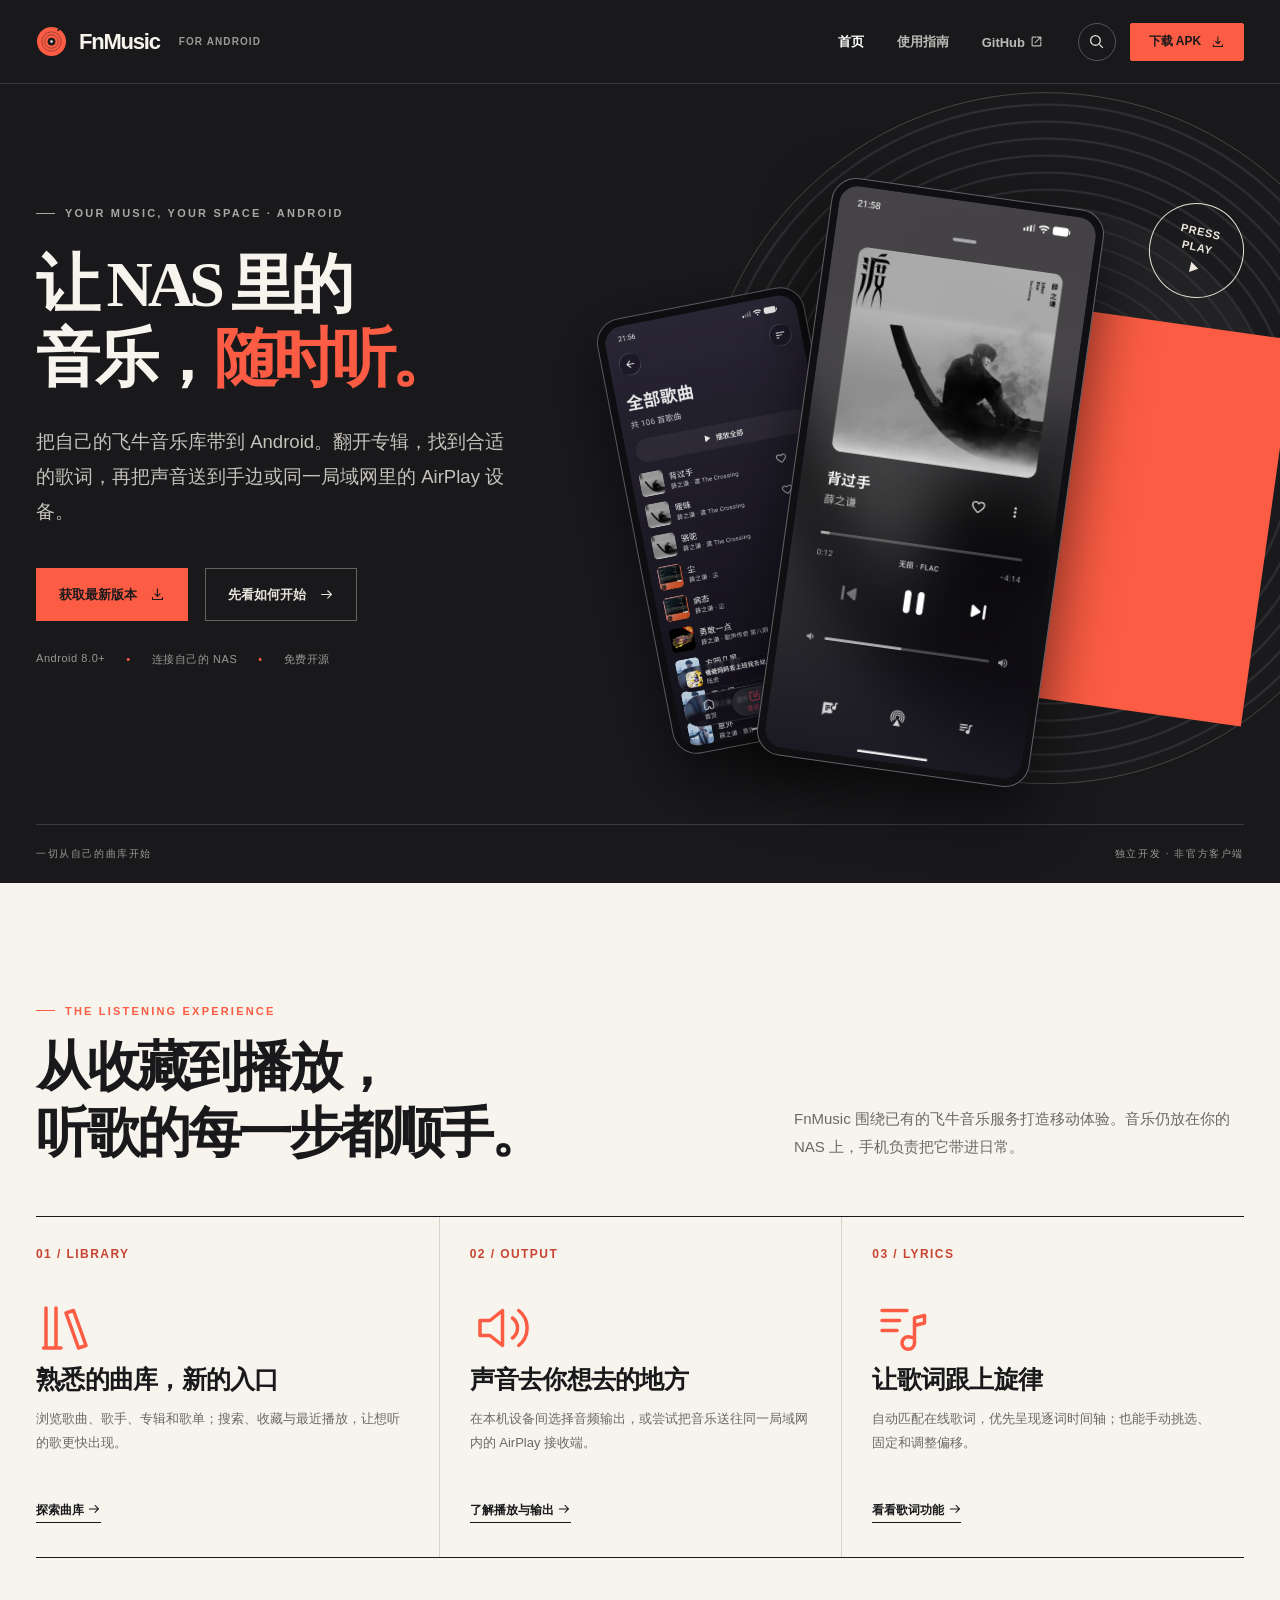
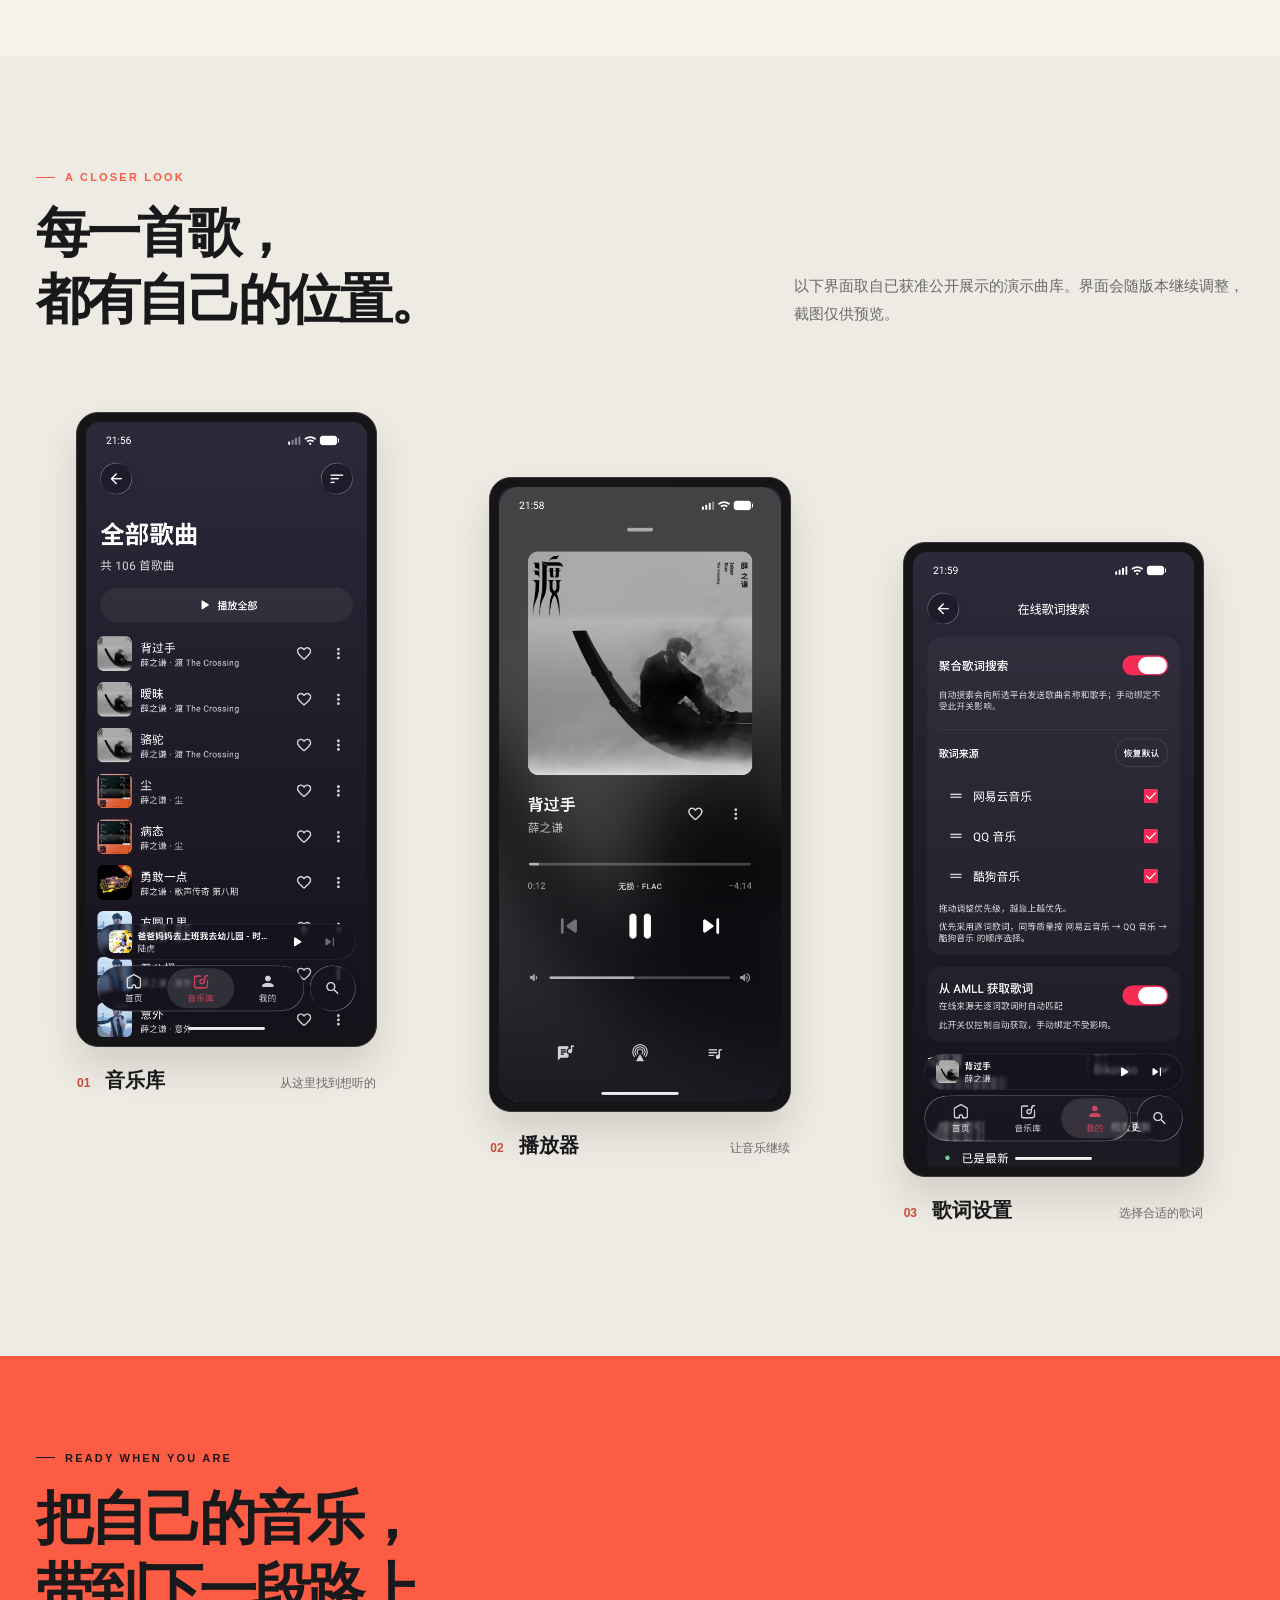
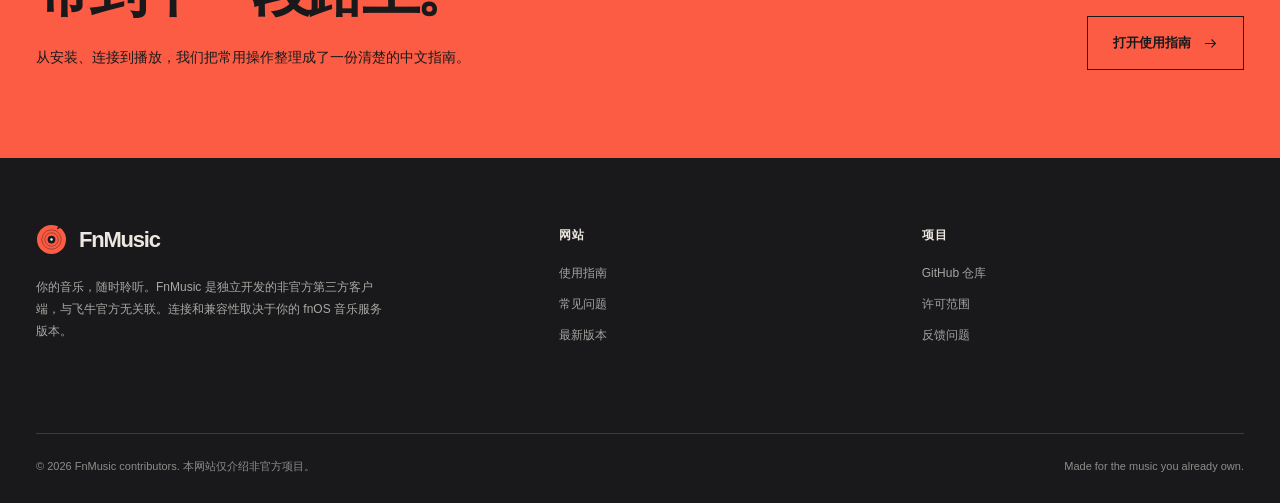
<file: index.html>
<!doctype html>
<html lang="zh-CN">
<head>
  <meta charset="utf-8">
  <meta name="viewport" content="width=device-width, initial-scale=1">
  <meta name="theme-color" content="#19191c">
  <meta name="description" content="FnMusic 是面向飞牛音乐服务的非官方 Android 客户端。连接自己的 NAS，浏览曲库，享受 AirPlay 输出和在线歌词。">
  <link rel="canonical" href="https://seasonyuu.github.io/FnMusic/">
  <link rel="icon" href="assets/brand-mark.svg" type="image/svg+xml">
  <link rel="stylesheet" href="assets/site.css">
  <title>FnMusic — 让 NAS 里的音乐，随时听</title>
</head>
<body data-root="./">
  <a class="skip-link" href="#main">跳到主要内容</a>
  <header class="site-header">
    <div class="container site-header-inner">
      <a class="brand" href="./" aria-label="FnMusic 首页"><img src="assets/brand-mark.svg" alt=""><span>FnMusic</span><small>for Android</small></a>
      <nav class="header-nav" aria-label="主导航">
        <a href="./" aria-current="page">首页</a>
        <a href="guide/">使用指南</a>
        <a class="nav-github" href="https://github.com/seasonyuu/FnMusic" target="_blank" rel="noopener noreferrer">GitHub <svg class="icon" aria-hidden="true"><use href="assets/icons.svg#external"></use></svg></a>
      </nav>
      <div class="header-actions">
        <button class="search-trigger" type="button" aria-label="搜索使用指南" aria-expanded="false" data-search-open><svg viewBox="0 0 24 24" fill="none" stroke="currentColor" stroke-width="1.8" aria-hidden="true"><circle cx="10.5" cy="10.5" r="6.8"/><path d="m16 16 5 5"/></svg></button>
        <a class="header-download" href="https://github.com/seasonyuu/FnMusic/releases/latest">下载 APK <svg class="icon" aria-hidden="true"><use href="assets/icons.svg#download"></use></svg></a>
      </div>
    </div>
  </header>

  <main id="main">
    <section class="hero" aria-labelledby="hero-title">
      <div class="container hero-inner">
        <div class="hero-copy">
          <span class="eyebrow hero-label">YOUR MUSIC, YOUR SPACE · ANDROID</span>
          <h1 id="hero-title">让 NAS 里的<br>音乐，<em>随时听。</em></h1>
          <p class="hero-description">把自己的飞牛音乐库带到 Android。翻开专辑，找到合适的歌词，再把声音送到手边或同一局域网里的 AirPlay 设备。</p>
          <div class="hero-actions">
            <a class="button-primary" href="https://github.com/seasonyuu/FnMusic/releases/latest">获取最新版本 <svg class="icon" aria-hidden="true"><use href="assets/icons.svg#download"></use></svg></a>
            <a class="button-outline" href="guide/install.html">先看如何开始 <svg class="icon" aria-hidden="true"><use href="assets/icons.svg#arrow-right"></use></svg></a>
          </div>
          <div class="hero-notes"><span>Android 8.0+</span><span>连接自己的 NAS</span><span>免费开源</span></div>
        </div>
        <div class="hero-stage" aria-label="FnMusic 应用界面预览">
          <div class="record" aria-hidden="true"></div>
          <div class="hero-slab" aria-hidden="true"></div>
          <div class="phone phone-secondary"><img src="assets/screenshots/library.png" alt="FnMusic 音乐库界面" width="520" height="1138"></div>
          <div class="phone phone-main"><img src="assets/screenshots/player.png" alt="FnMusic 播放器界面" width="520" height="1138"></div>
          <div class="hero-sticker" aria-hidden="true">PRESS<br>PLAY<br><svg class="icon" aria-hidden="true"><use href="assets/icons.svg#play"></use></svg></div>
        </div>
      </div>
      <div class="container hero-bottom"><span>一切从自己的曲库开始</span><span>独立开发 · 非官方客户端</span></div>
    </section>

    <section class="intro" aria-labelledby="features-title">
      <div class="container">
        <div class="section-heading">
          <div><span class="eyebrow eyebrow-accent">THE LISTENING EXPERIENCE</span><h2 id="features-title">从收藏到播放，<br>听歌的每一步都顺手。</h2></div>
          <p>FnMusic 围绕已有的飞牛音乐服务打造移动体验。音乐仍放在你的 NAS 上，手机负责把它带进日常。</p>
        </div>
        <div class="feature-grid">
          <article class="feature"><span class="feature-num">01 / LIBRARY</span><div class="feature-icon" aria-hidden="true"><svg class="icon" aria-hidden="true"><use href="assets/icons.svg#library"></use></svg></div><h3>熟悉的曲库，新的入口</h3><p>浏览歌曲、歌手、专辑和歌单；搜索、收藏与最近播放，让想听的歌更快出现。</p><a href="guide/library.html">探索曲库 <svg class="icon" aria-hidden="true"><use href="assets/icons.svg#arrow-right"></use></svg></a></article>
          <article class="feature"><span class="feature-num">02 / OUTPUT</span><div class="feature-icon" aria-hidden="true"><svg class="icon" aria-hidden="true"><use href="assets/icons.svg#output"></use></svg></div><h3>声音去你想去的地方</h3><p>在本机设备间选择音频输出，或尝试把音乐送往同一局域网内的 AirPlay 接收端。</p><a href="guide/playback.html">了解播放与输出 <svg class="icon" aria-hidden="true"><use href="assets/icons.svg#arrow-right"></use></svg></a></article>
          <article class="feature"><span class="feature-num">03 / LYRICS</span><div class="feature-icon" aria-hidden="true"><svg class="icon" aria-hidden="true"><use href="assets/icons.svg#lyrics"></use></svg></div><h3>让歌词跟上旋律</h3><p>自动匹配在线歌词，优先呈现逐词时间轴；也能手动挑选、固定和调整偏移。</p><a href="guide/lyrics.html">看看歌词功能 <svg class="icon" aria-hidden="true"><use href="assets/icons.svg#arrow-right"></use></svg></a></article>
        </div>
      </div>
    </section>

    <section class="showcase" aria-labelledby="showcase-title">
      <div class="container">
        <div class="section-heading">
          <div><span class="eyebrow eyebrow-accent">A CLOSER LOOK</span><h2 id="showcase-title">每一首歌，<br>都有自己的位置。</h2></div>
          <p>以下界面取自已获准公开展示的演示曲库。界面会随版本继续调整，截图仅供预览。</p>
        </div>
        <div class="screen-gallery">
          <figure class="screen-item"><div class="screen-frame"><img src="assets/screenshots/library.png" alt="音乐库页面，按不同分类浏览内容" width="520" height="1138"></div><figcaption class="screen-caption"><span>01</span><strong>音乐库</strong><p>从这里找到想听的</p></figcaption></figure>
          <figure class="screen-item"><div class="screen-frame"><img src="assets/screenshots/player.png" alt="播放器页面，展示封面和播放控制" width="520" height="1138"></div><figcaption class="screen-caption"><span>02</span><strong>播放器</strong><p>让音乐继续</p></figcaption></figure>
          <figure class="screen-item"><div class="screen-frame"><img src="assets/screenshots/lyrics.png" alt="歌词设置页面，管理在线歌词来源" width="520" height="1138"></div><figcaption class="screen-caption"><span>03</span><strong>歌词设置</strong><p>选择合适的歌词</p></figcaption></figure>
        </div>
        <p class="gallery-hint">横向滑动查看更多界面 <svg class="icon" aria-hidden="true"><use href="assets/icons.svg#arrow-right"></use></svg></p>
      </div>
    </section>

    <section class="guide-promo" aria-labelledby="guide-promo-title"><div class="container guide-promo-inner"><div><span class="eyebrow">READY WHEN YOU ARE</span><h2 id="guide-promo-title">把自己的音乐，<br>带到下一段路上。</h2><p>从安装、连接到播放，我们把常用操作整理成了一份清楚的中文指南。</p></div><a href="guide/">打开使用指南 <svg class="icon" aria-hidden="true"><use href="assets/icons.svg#arrow-right"></use></svg></a></div></section>
  </main>

  <footer class="site-footer"><div class="container"><div class="footer-main"><div><a class="brand" href="./"><img src="assets/brand-mark.svg" alt=""><span>FnMusic</span></a><p>你的音乐，随时聆听。FnMusic 是独立开发的非官方第三方客户端，与飞牛官方无关联。连接和兼容性取决于你的 fnOS 音乐服务版本。</p></div><div class="footer-column"><strong>网站</strong><a href="guide/">使用指南</a><a href="guide/faq.html">常见问题</a><a href="https://github.com/seasonyuu/FnMusic/releases/latest">最新版本</a></div><div class="footer-column"><strong>项目</strong><a href="https://github.com/seasonyuu/FnMusic">GitHub 仓库</a><a href="https://github.com/seasonyuu/FnMusic/blob/main/LICENSE-SCOPE.md">许可范围</a><a href="https://github.com/seasonyuu/FnMusic/issues">反馈问题</a></div></div><div class="footer-bottom"><span>© 2026 FnMusic contributors. 本网站仅介绍非官方项目。</span><span>Made for the music you already own.</span></div></div></footer>

  <div class="search-overlay" data-search hidden><div class="search-panel" role="dialog" aria-modal="true" aria-label="搜索使用指南"><div class="search-head"><svg viewBox="0 0 24 24" fill="none" stroke="currentColor" stroke-width="1.8" aria-hidden="true"><circle cx="10.5" cy="10.5" r="6.8"/><path d="m16 16 5 5"/></svg><input type="search" placeholder="搜索连接、AirPlay、歌词…" aria-label="搜索关键词" data-search-input><button type="button" data-search-close>关闭 Esc</button></div><div class="search-results"><p data-search-count>输入关键词搜索使用指南</p><div data-search-results></div></div></div></div>
  <script src="assets/site.js" defer></script>
</body>
</html>
</file>
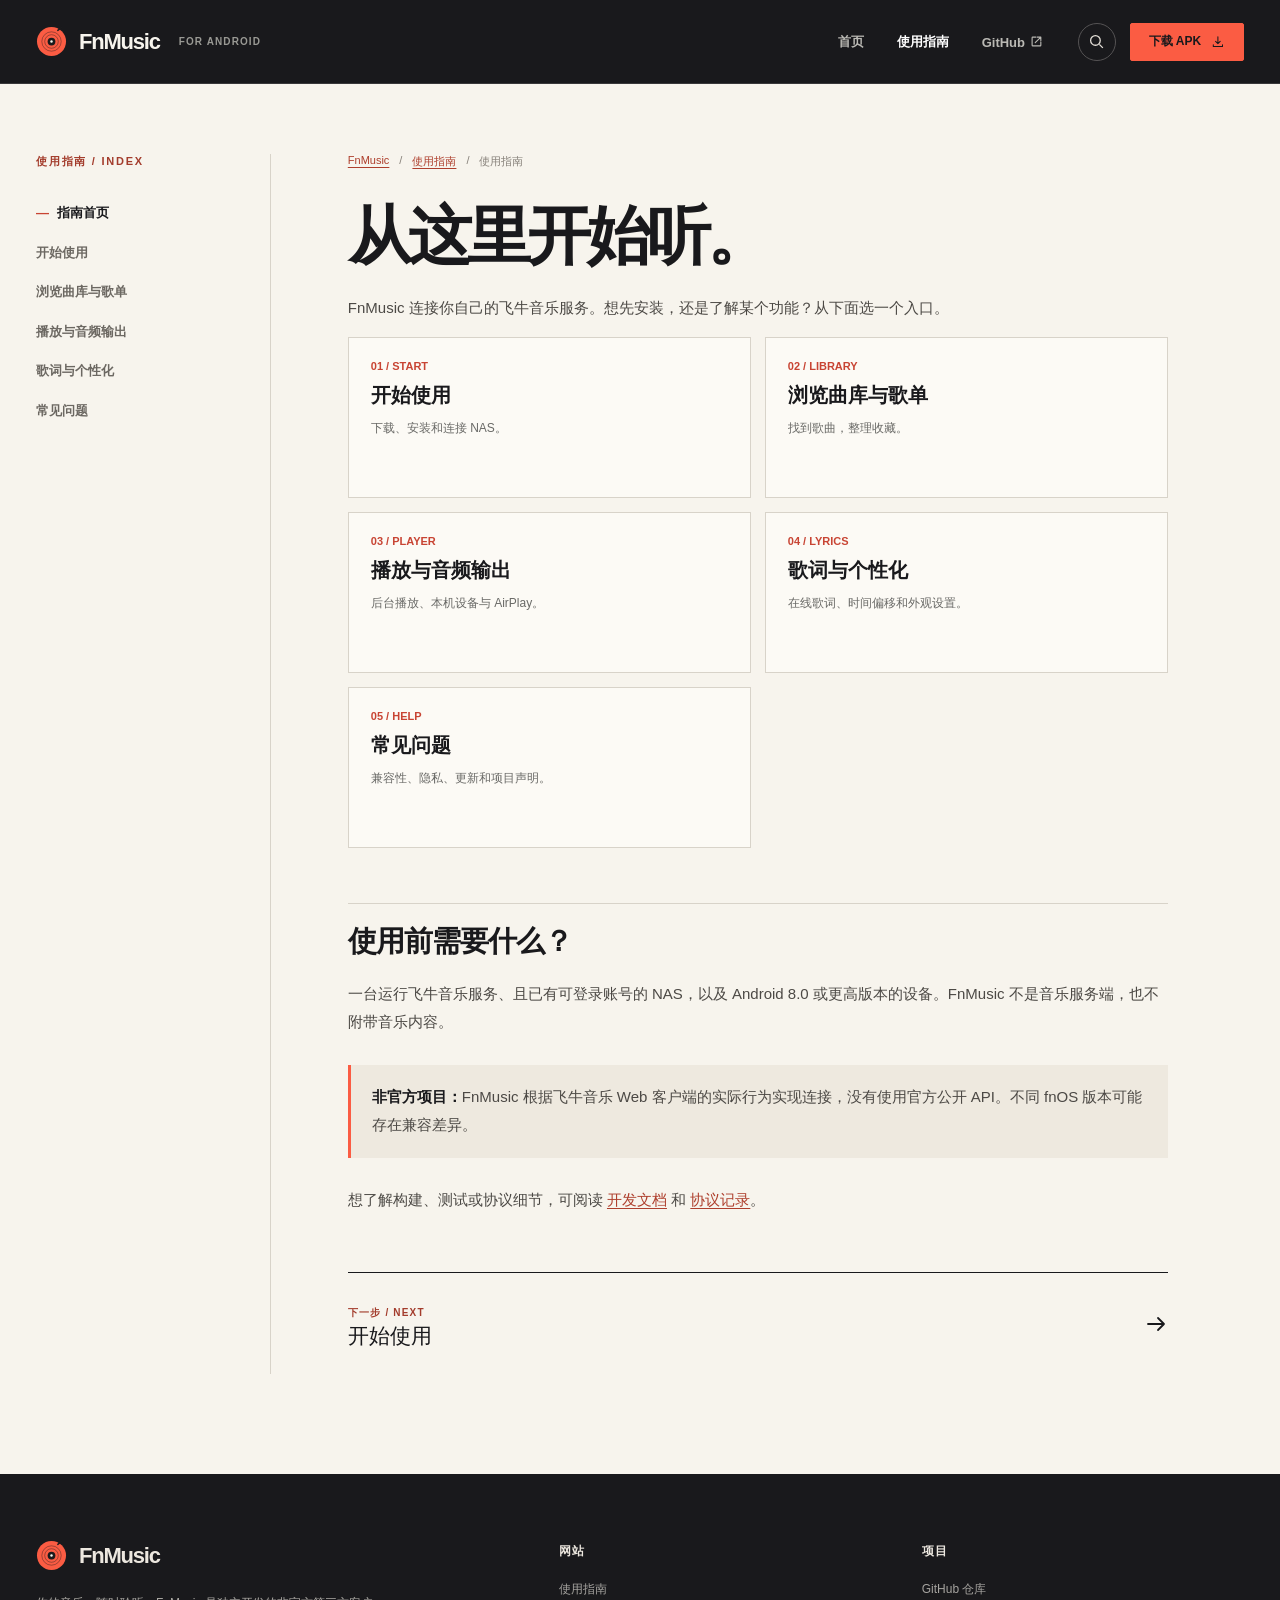
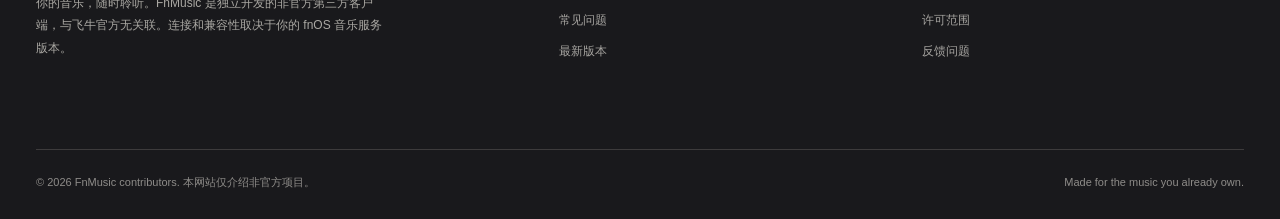
<file: guide/index.html>
<!doctype html>
<html lang="zh-CN">
<head>
  <meta charset="utf-8">
  <meta name="viewport" content="width=device-width, initial-scale=1">
  <meta name="theme-color" content="#19191c">
  <meta name="description" content="了解 FnMusic 的安装、曲库、播放、歌词与常见问题。">
  <link rel="canonical" href="https://seasonyuu.github.io/FnMusic/guide/">
  <link rel="icon" href="../assets/brand-mark.svg" type="image/svg+xml">
  <link rel="stylesheet" href="../assets/site.css">
  <title>使用指南 · FnMusic 使用指南</title>
</head>
<body class="docs-page" data-root="../">
  <a class="skip-link" href="#main">跳到主要内容</a>
  <header class="site-header"><div class="container site-header-inner">
    <a class="brand" href="../" aria-label="FnMusic 首页"><img src="../assets/brand-mark.svg" alt=""><span>FnMusic</span><small>for Android</small></a>
    <nav class="header-nav" aria-label="主导航"><a href="../">首页</a><a href="./" aria-current="page">使用指南</a><a class="nav-github" href="https://github.com/seasonyuu/FnMusic" target="_blank" rel="noopener noreferrer">GitHub <svg class="icon" aria-hidden="true"><use href="../assets/icons.svg#external"></use></svg></a></nav>
    <div class="header-actions"><button class="search-trigger" type="button" aria-label="搜索使用指南" aria-expanded="false" data-search-open><svg viewBox="0 0 24 24" fill="none" stroke="currentColor" stroke-width="1.8" aria-hidden="true"><circle cx="10.5" cy="10.5" r="6.8"/><path d="m16 16 5 5"/></svg></button><a class="header-download" href="https://github.com/seasonyuu/FnMusic/releases/latest">下载 APK <svg class="icon" aria-hidden="true"><use href="../assets/icons.svg#download"></use></svg></a></div>
  </div></header>
  <main id="main" class="container docs-shell">
    <aside class="docs-sidebar" aria-label="指南目录"><div class="docs-sidebar-inner"><h2>使用指南 / INDEX</h2><nav aria-label="指南页面">
      <a href="index.html" aria-current="page">指南首页</a>
      <a href="install.html">开始使用</a>
      <a href="library.html">浏览曲库与歌单</a>
      <a href="playback.html">播放与音频输出</a>
      <a href="lyrics.html">歌词与个性化</a>
      <a href="faq.html">常见问题</a>
    </nav></div></aside>
    <article class="docs-content"><div class="breadcrumbs"><a href="../">FnMusic</a><span>/</span><a href="./">使用指南</a><span>/</span><span>使用指南</span></div>
      <h1>从这里开始听。</h1>
<p class="docs-lead">FnMusic 连接你自己的飞牛音乐服务。想先安装，还是了解某个功能？从下面选一个入口。</p>
<div class="doc-grid">
  <a class="doc-card" href="install.html"><span>01 / START</span><strong>开始使用</strong><p>下载、安装和连接 NAS。</p></a>
  <a class="doc-card" href="library.html"><span>02 / LIBRARY</span><strong>浏览曲库与歌单</strong><p>找到歌曲，整理收藏。</p></a>
  <a class="doc-card" href="playback.html"><span>03 / PLAYER</span><strong>播放与音频输出</strong><p>后台播放、本机设备与 AirPlay。</p></a>
  <a class="doc-card" href="lyrics.html"><span>04 / LYRICS</span><strong>歌词与个性化</strong><p>在线歌词、时间偏移和外观设置。</p></a>
  <a class="doc-card" href="faq.html"><span>05 / HELP</span><strong>常见问题</strong><p>兼容性、隐私、更新和项目声明。</p></a>
</div>
<h2>使用前需要什么？</h2>
<p>一台运行飞牛音乐服务、且已有可登录账号的 NAS，以及 Android 8.0 或更高版本的设备。FnMusic 不是音乐服务端，也不附带音乐内容。</p>
<div class="notice"><p><strong>非官方项目：</strong>FnMusic 根据飞牛音乐 Web 客户端的实际行为实现连接，没有使用官方公开 API。不同 fnOS 版本可能存在兼容差异。</p></div>
<p>想了解构建、测试或协议细节，可阅读 <a href="https://github.com/seasonyuu/FnMusic/blob/main/docs/development.md">开发文档</a> 和 <a href="https://github.com/seasonyuu/FnMusic/blob/main/api.md">协议记录</a>。</p>
<a class="page-next" href="install.html"><span><small>下一步 / NEXT</small><br>开始使用</span><svg class="icon" aria-hidden="true"><use href="../assets/icons.svg#arrow-right"></use></svg></a>
    </article>
  </main>
  <footer class="site-footer"><div class="container"><div class="footer-main"><div><a class="brand" href="../"><img src="../assets/brand-mark.svg" alt=""><span>FnMusic</span></a><p>你的音乐，随时聆听。FnMusic 是独立开发的非官方第三方客户端，与飞牛官方无关联。连接和兼容性取决于你的 fnOS 音乐服务版本。</p></div><div class="footer-column"><strong>网站</strong><a href="./">使用指南</a><a href="faq.html">常见问题</a><a href="https://github.com/seasonyuu/FnMusic/releases/latest">最新版本</a></div><div class="footer-column"><strong>项目</strong><a href="https://github.com/seasonyuu/FnMusic">GitHub 仓库</a><a href="https://github.com/seasonyuu/FnMusic/blob/main/LICENSE-SCOPE.md">许可范围</a><a href="https://github.com/seasonyuu/FnMusic/issues">反馈问题</a></div></div><div class="footer-bottom"><span>© 2026 FnMusic contributors. 本网站仅介绍非官方项目。</span><span>Made for the music you already own.</span></div></div></footer>
  <div class="search-overlay" data-search hidden><div class="search-panel" role="dialog" aria-modal="true" aria-label="搜索使用指南"><div class="search-head"><svg viewBox="0 0 24 24" fill="none" stroke="currentColor" stroke-width="1.8" aria-hidden="true"><circle cx="10.5" cy="10.5" r="6.8"/><path d="m16 16 5 5"/></svg><input type="search" placeholder="搜索连接、AirPlay、歌词…" aria-label="搜索关键词" data-search-input><button type="button" data-search-close>关闭 Esc</button></div><div class="search-results"><p data-search-count>输入关键词搜索使用指南</p><div data-search-results></div></div></div></div>
  <script src="../assets/site.js" defer></script>
</body>
</html>
</file>
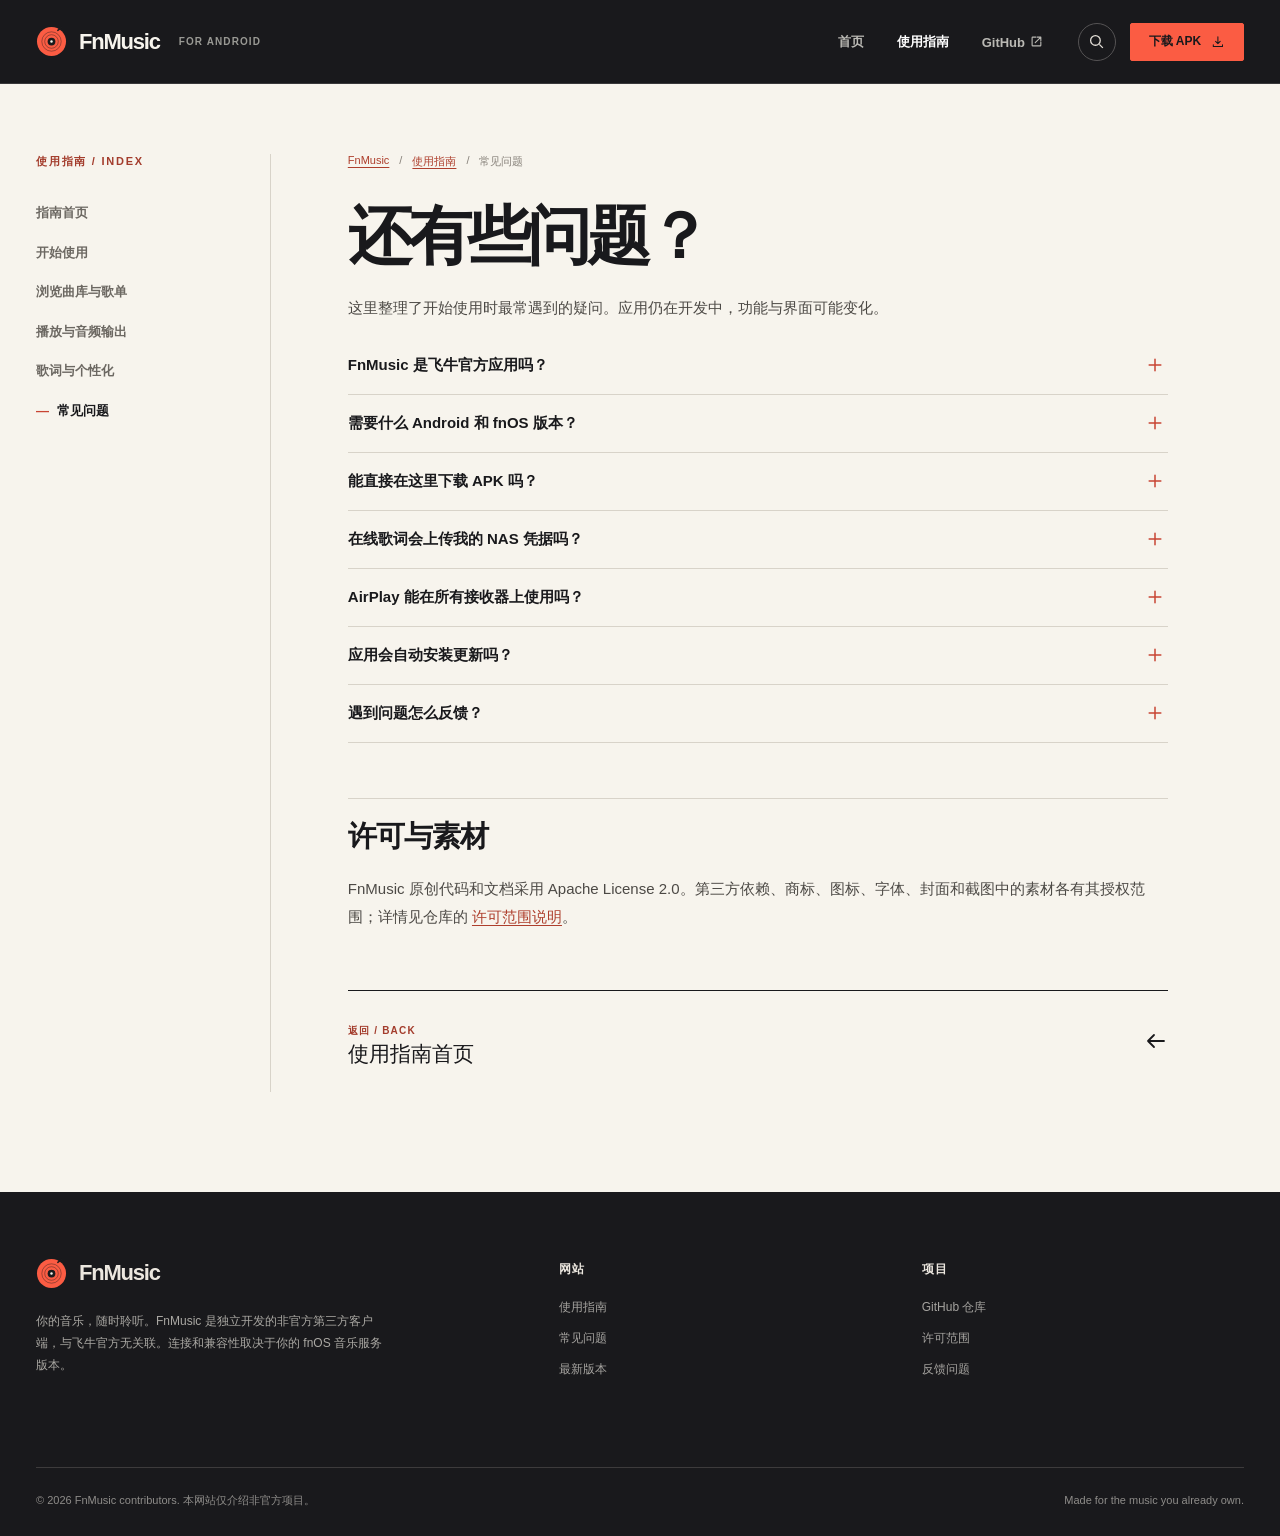
<file: guide/faq.html>
<!doctype html>
<html lang="zh-CN">
<head>
  <meta charset="utf-8">
  <meta name="viewport" content="width=device-width, initial-scale=1">
  <meta name="theme-color" content="#19191c">
  <meta name="description" content="关于 FnMusic 的 Android 兼容性、fnOS 连接、AirPlay、歌词隐私和更新方式。">
  <link rel="canonical" href="https://seasonyuu.github.io/FnMusic/guide/faq.html">
  <link rel="icon" href="../assets/brand-mark.svg" type="image/svg+xml">
  <link rel="stylesheet" href="../assets/site.css">
  <title>常见问题 · FnMusic 使用指南</title>
</head>
<body class="docs-page" data-root="../">
  <a class="skip-link" href="#main">跳到主要内容</a>
  <header class="site-header"><div class="container site-header-inner">
    <a class="brand" href="../" aria-label="FnMusic 首页"><img src="../assets/brand-mark.svg" alt=""><span>FnMusic</span><small>for Android</small></a>
    <nav class="header-nav" aria-label="主导航"><a href="../">首页</a><a href="./" aria-current="page">使用指南</a><a class="nav-github" href="https://github.com/seasonyuu/FnMusic" target="_blank" rel="noopener noreferrer">GitHub <svg class="icon" aria-hidden="true"><use href="../assets/icons.svg#external"></use></svg></a></nav>
    <div class="header-actions"><button class="search-trigger" type="button" aria-label="搜索使用指南" aria-expanded="false" data-search-open><svg viewBox="0 0 24 24" fill="none" stroke="currentColor" stroke-width="1.8" aria-hidden="true"><circle cx="10.5" cy="10.5" r="6.8"/><path d="m16 16 5 5"/></svg></button><a class="header-download" href="https://github.com/seasonyuu/FnMusic/releases/latest">下载 APK <svg class="icon" aria-hidden="true"><use href="../assets/icons.svg#download"></use></svg></a></div>
  </div></header>
  <main id="main" class="container docs-shell">
    <aside class="docs-sidebar" aria-label="指南目录"><div class="docs-sidebar-inner"><h2>使用指南 / INDEX</h2><nav aria-label="指南页面">
      <a href="index.html">指南首页</a>
      <a href="install.html">开始使用</a>
      <a href="library.html">浏览曲库与歌单</a>
      <a href="playback.html">播放与音频输出</a>
      <a href="lyrics.html">歌词与个性化</a>
      <a href="faq.html" aria-current="page">常见问题</a>
    </nav></div></aside>
    <article class="docs-content"><div class="breadcrumbs"><a href="../">FnMusic</a><span>/</span><a href="./">使用指南</a><span>/</span><span>常见问题</span></div>
      <h1>还有些问题？</h1>
<p class="docs-lead">这里整理了开始使用时最常遇到的疑问。应用仍在开发中，功能与界面可能变化。</p>
<div class="faq-list">
  <details><summary>FnMusic 是飞牛官方应用吗？<svg class="icon faq-icon-closed" aria-hidden="true"><use href="../assets/icons.svg#plus"></use></svg><svg class="icon faq-icon-open" aria-hidden="true"><use href="../assets/icons.svg#minus"></use></svg></summary><p>不是。FnMusic 是独立开发的非官方第三方 Android 客户端，与飞牛官方无关联，也没有使用官方公开 API。它根据当前飞牛音乐 Web 客户端的行为实现连接。</p></details>
  <details><summary>需要什么 Android 和 fnOS 版本？<svg class="icon faq-icon-closed" aria-hidden="true"><use href="../assets/icons.svg#plus"></use></svg><svg class="icon faq-icon-open" aria-hidden="true"><use href="../assets/icons.svg#minus"></use></svg></summary><p>Android 最低要求是 8.0。由于连接依赖观察到的 Web 客户端行为，不同 fnOS 版本的兼容性可能有所差异；目前不承诺一份完整的 fnOS 版本兼容清单。</p></details>
  <details><summary>能直接在这里下载 APK 吗？<svg class="icon faq-icon-closed" aria-hidden="true"><use href="../assets/icons.svg#plus"></use></svg><svg class="icon faq-icon-open" aria-hidden="true"><use href="../assets/icons.svg#minus"></use></svg></summary><p>下载按钮会打开项目的最新 <a href="https://github.com/seasonyuu/FnMusic/releases/latest">GitHub Release</a>。在那里下载 <code>app-release.apk</code>，也可以取得 SHA-256 校验文件。本站不提供额外的 APK 镜像。</p></details>
  <details><summary>在线歌词会上传我的 NAS 凭据吗？<svg class="icon faq-icon-closed" aria-hidden="true"><use href="../assets/icons.svg#plus"></use></svg><svg class="icon faq-icon-open" aria-hidden="true"><use href="../assets/icons.svg#minus"></use></svg></summary><p>不会。在线歌词搜索会把歌曲名和歌手名发送给所选歌词来源；NAS 凭据不会发给这些来源。登录和连接配置保存在设备本地的加密存储中。</p></details>
  <details><summary>AirPlay 能在所有接收器上使用吗？<svg class="icon faq-icon-closed" aria-hidden="true"><use href="../assets/icons.svg#plus"></use></svg><svg class="icon faq-icon-open" aria-hidden="true"><use href="../assets/icons.svg#minus"></use></svg></summary><p>目前不能作此承诺。实际听音和控制已在 macOS 接收端验证；HomePod、Apple TV、多房间及其他接收器类型尚未确认。AirPlay 仍属于实验性功能。</p></details>
  <details><summary>应用会自动安装更新吗？<svg class="icon faq-icon-closed" aria-hidden="true"><use href="../assets/icons.svg#plus"></use></svg><svg class="icon faq-icon-open" aria-hidden="true"><use href="../assets/icons.svg#minus"></use></svg></summary><p>不会。“关于”页面可以手动检查稳定版更新，查看简短说明并打开对应 GitHub Release。应用本身不会下载或安装 APK。</p></details>
  <details><summary>遇到问题怎么反馈？<svg class="icon faq-icon-closed" aria-hidden="true"><use href="../assets/icons.svg#plus"></use></svg><svg class="icon faq-icon-open" aria-hidden="true"><use href="../assets/icons.svg#minus"></use></svg></summary><p>请先查看相关指南，再到 <a href="https://github.com/seasonyuu/FnMusic/issues">GitHub Issues</a> 描述设备、Android 与 fnOS 版本，以及复现步骤。不要在公开问题中提供密码、Cookie、Token 或完整私人服务器地址。</p></details>
</div>
<h2>许可与素材</h2>
<p>FnMusic 原创代码和文档采用 Apache License 2.0。第三方依赖、商标、图标、字体、封面和截图中的素材各有其授权范围；详情见仓库的 <a href="https://github.com/seasonyuu/FnMusic/blob/main/LICENSE-SCOPE.md">许可范围说明</a>。</p>
<a class="page-next" href="./"><span><small>返回 / BACK</small><br>使用指南首页</span><svg class="icon" aria-hidden="true"><use href="../assets/icons.svg#arrow-left"></use></svg></a>
    </article>
  </main>
  <footer class="site-footer"><div class="container"><div class="footer-main"><div><a class="brand" href="../"><img src="../assets/brand-mark.svg" alt=""><span>FnMusic</span></a><p>你的音乐，随时聆听。FnMusic 是独立开发的非官方第三方客户端，与飞牛官方无关联。连接和兼容性取决于你的 fnOS 音乐服务版本。</p></div><div class="footer-column"><strong>网站</strong><a href="./">使用指南</a><a href="faq.html">常见问题</a><a href="https://github.com/seasonyuu/FnMusic/releases/latest">最新版本</a></div><div class="footer-column"><strong>项目</strong><a href="https://github.com/seasonyuu/FnMusic">GitHub 仓库</a><a href="https://github.com/seasonyuu/FnMusic/blob/main/LICENSE-SCOPE.md">许可范围</a><a href="https://github.com/seasonyuu/FnMusic/issues">反馈问题</a></div></div><div class="footer-bottom"><span>© 2026 FnMusic contributors. 本网站仅介绍非官方项目。</span><span>Made for the music you already own.</span></div></div></footer>
  <div class="search-overlay" data-search hidden><div class="search-panel" role="dialog" aria-modal="true" aria-label="搜索使用指南"><div class="search-head"><svg viewBox="0 0 24 24" fill="none" stroke="currentColor" stroke-width="1.8" aria-hidden="true"><circle cx="10.5" cy="10.5" r="6.8"/><path d="m16 16 5 5"/></svg><input type="search" placeholder="搜索连接、AirPlay、歌词…" aria-label="搜索关键词" data-search-input><button type="button" data-search-close>关闭 Esc</button></div><div class="search-results"><p data-search-count>输入关键词搜索使用指南</p><div data-search-results></div></div></div></div>
  <script src="../assets/site.js" defer></script>
</body>
</html>
</file>
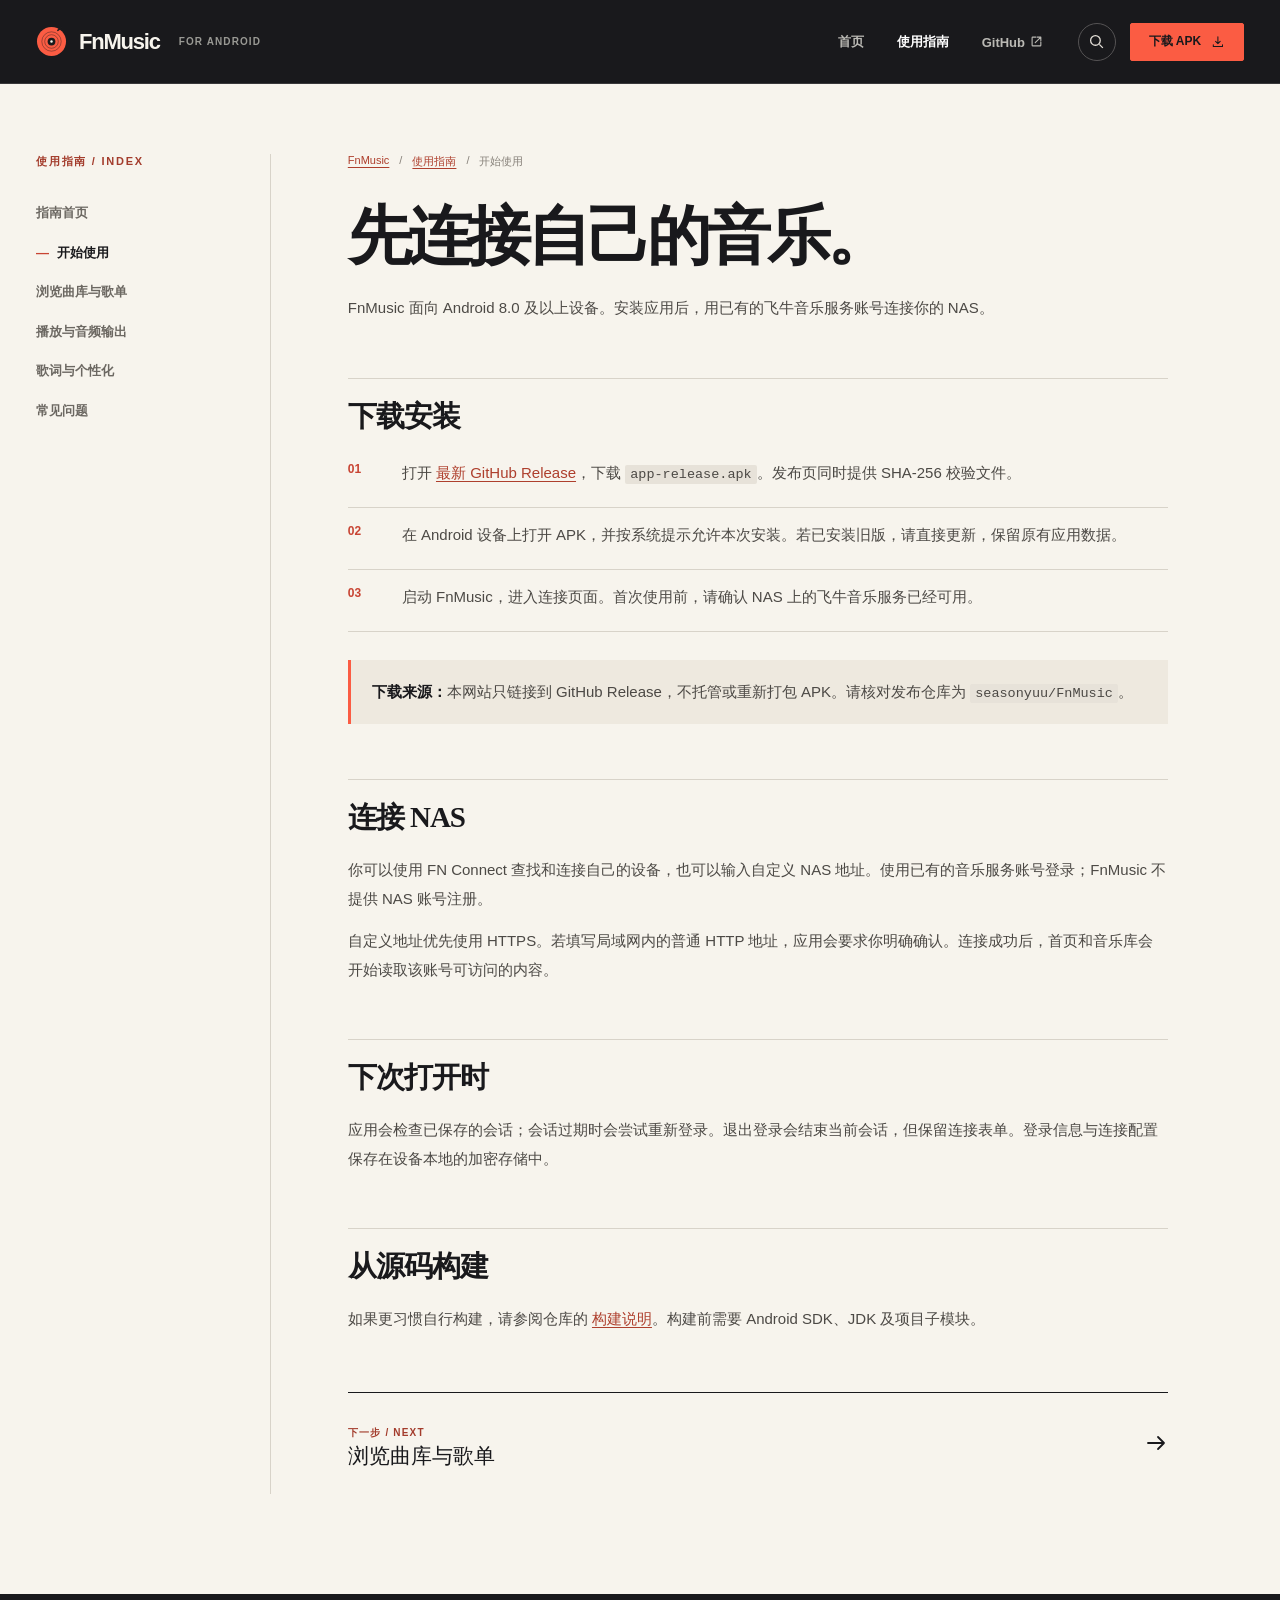
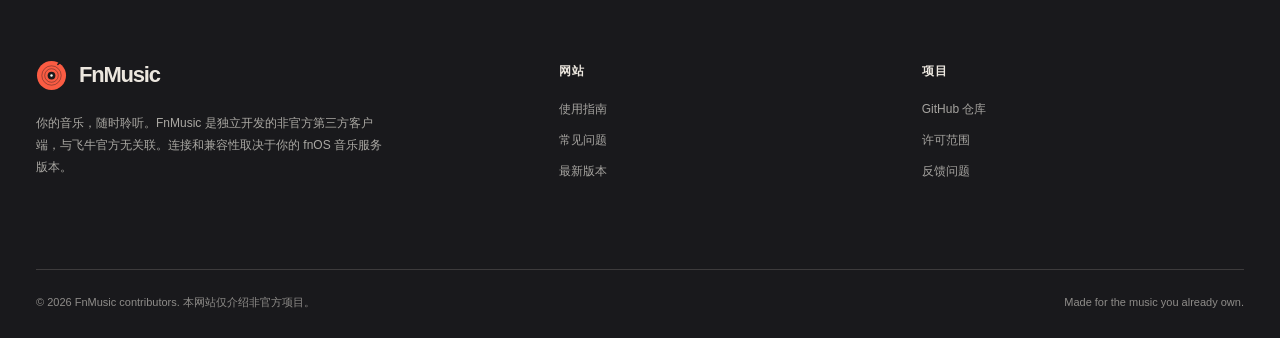
<file: guide/install.html>
<!doctype html>
<html lang="zh-CN">
<head>
  <meta charset="utf-8">
  <meta name="viewport" content="width=device-width, initial-scale=1">
  <meta name="theme-color" content="#19191c">
  <meta name="description" content="从 GitHub Release 下载 FnMusic，安装 APK 并连接自己的飞牛音乐服务。">
  <link rel="canonical" href="https://seasonyuu.github.io/FnMusic/guide/install.html">
  <link rel="icon" href="../assets/brand-mark.svg" type="image/svg+xml">
  <link rel="stylesheet" href="../assets/site.css">
  <title>开始使用 · FnMusic 使用指南</title>
</head>
<body class="docs-page" data-root="../">
  <a class="skip-link" href="#main">跳到主要内容</a>
  <header class="site-header"><div class="container site-header-inner">
    <a class="brand" href="../" aria-label="FnMusic 首页"><img src="../assets/brand-mark.svg" alt=""><span>FnMusic</span><small>for Android</small></a>
    <nav class="header-nav" aria-label="主导航"><a href="../">首页</a><a href="./" aria-current="page">使用指南</a><a class="nav-github" href="https://github.com/seasonyuu/FnMusic" target="_blank" rel="noopener noreferrer">GitHub <svg class="icon" aria-hidden="true"><use href="../assets/icons.svg#external"></use></svg></a></nav>
    <div class="header-actions"><button class="search-trigger" type="button" aria-label="搜索使用指南" aria-expanded="false" data-search-open><svg viewBox="0 0 24 24" fill="none" stroke="currentColor" stroke-width="1.8" aria-hidden="true"><circle cx="10.5" cy="10.5" r="6.8"/><path d="m16 16 5 5"/></svg></button><a class="header-download" href="https://github.com/seasonyuu/FnMusic/releases/latest">下载 APK <svg class="icon" aria-hidden="true"><use href="../assets/icons.svg#download"></use></svg></a></div>
  </div></header>
  <main id="main" class="container docs-shell">
    <aside class="docs-sidebar" aria-label="指南目录"><div class="docs-sidebar-inner"><h2>使用指南 / INDEX</h2><nav aria-label="指南页面">
      <a href="index.html">指南首页</a>
      <a href="install.html" aria-current="page">开始使用</a>
      <a href="library.html">浏览曲库与歌单</a>
      <a href="playback.html">播放与音频输出</a>
      <a href="lyrics.html">歌词与个性化</a>
      <a href="faq.html">常见问题</a>
    </nav></div></aside>
    <article class="docs-content"><div class="breadcrumbs"><a href="../">FnMusic</a><span>/</span><a href="./">使用指南</a><span>/</span><span>开始使用</span></div>
      <h1>先连接自己的音乐。</h1>
<p class="docs-lead">FnMusic 面向 Android 8.0 及以上设备。安装应用后，用已有的飞牛音乐服务账号连接你的 NAS。</p>
<h2>下载安装</h2>
<ol class="step-list">
  <li>打开 <a href="https://github.com/seasonyuu/FnMusic/releases/latest">最新 GitHub Release</a>，下载 <code>app-release.apk</code>。发布页同时提供 SHA-256 校验文件。</li>
  <li>在 Android 设备上打开 APK，并按系统提示允许本次安装。若已安装旧版，请直接更新，保留原有应用数据。</li>
  <li>启动 FnMusic，进入连接页面。首次使用前，请确认 NAS 上的飞牛音乐服务已经可用。</li>
</ol>
<div class="notice"><p><strong>下载来源：</strong>本网站只链接到 GitHub Release，不托管或重新打包 APK。请核对发布仓库为 <code>seasonyuu/FnMusic</code>。</p></div>
<h2>连接 NAS</h2>
<p>你可以使用 FN Connect 查找和连接自己的设备，也可以输入自定义 NAS 地址。使用已有的音乐服务账号登录；FnMusic 不提供 NAS 账号注册。</p>
<p>自定义地址优先使用 HTTPS。若填写局域网内的普通 HTTP 地址，应用会要求你明确确认。连接成功后，首页和音乐库会开始读取该账号可访问的内容。</p>
<h2>下次打开时</h2>
<p>应用会检查已保存的会话；会话过期时会尝试重新登录。退出登录会结束当前会话，但保留连接表单。登录信息与连接配置保存在设备本地的加密存储中。</p>
<h2>从源码构建</h2>
<p>如果更习惯自行构建，请参阅仓库的 <a href="https://github.com/seasonyuu/FnMusic/blob/main/docs/development.md#build-from-source">构建说明</a>。构建前需要 Android SDK、JDK 及项目子模块。</p>
<a class="page-next" href="library.html"><span><small>下一步 / NEXT</small><br>浏览曲库与歌单</span><svg class="icon" aria-hidden="true"><use href="../assets/icons.svg#arrow-right"></use></svg></a>
    </article>
  </main>
  <footer class="site-footer"><div class="container"><div class="footer-main"><div><a class="brand" href="../"><img src="../assets/brand-mark.svg" alt=""><span>FnMusic</span></a><p>你的音乐，随时聆听。FnMusic 是独立开发的非官方第三方客户端，与飞牛官方无关联。连接和兼容性取决于你的 fnOS 音乐服务版本。</p></div><div class="footer-column"><strong>网站</strong><a href="./">使用指南</a><a href="faq.html">常见问题</a><a href="https://github.com/seasonyuu/FnMusic/releases/latest">最新版本</a></div><div class="footer-column"><strong>项目</strong><a href="https://github.com/seasonyuu/FnMusic">GitHub 仓库</a><a href="https://github.com/seasonyuu/FnMusic/blob/main/LICENSE-SCOPE.md">许可范围</a><a href="https://github.com/seasonyuu/FnMusic/issues">反馈问题</a></div></div><div class="footer-bottom"><span>© 2026 FnMusic contributors. 本网站仅介绍非官方项目。</span><span>Made for the music you already own.</span></div></div></footer>
  <div class="search-overlay" data-search hidden><div class="search-panel" role="dialog" aria-modal="true" aria-label="搜索使用指南"><div class="search-head"><svg viewBox="0 0 24 24" fill="none" stroke="currentColor" stroke-width="1.8" aria-hidden="true"><circle cx="10.5" cy="10.5" r="6.8"/><path d="m16 16 5 5"/></svg><input type="search" placeholder="搜索连接、AirPlay、歌词…" aria-label="搜索关键词" data-search-input><button type="button" data-search-close>关闭 Esc</button></div><div class="search-results"><p data-search-count>输入关键词搜索使用指南</p><div data-search-results></div></div></div></div>
  <script src="../assets/site.js" defer></script>
</body>
</html>
</file>
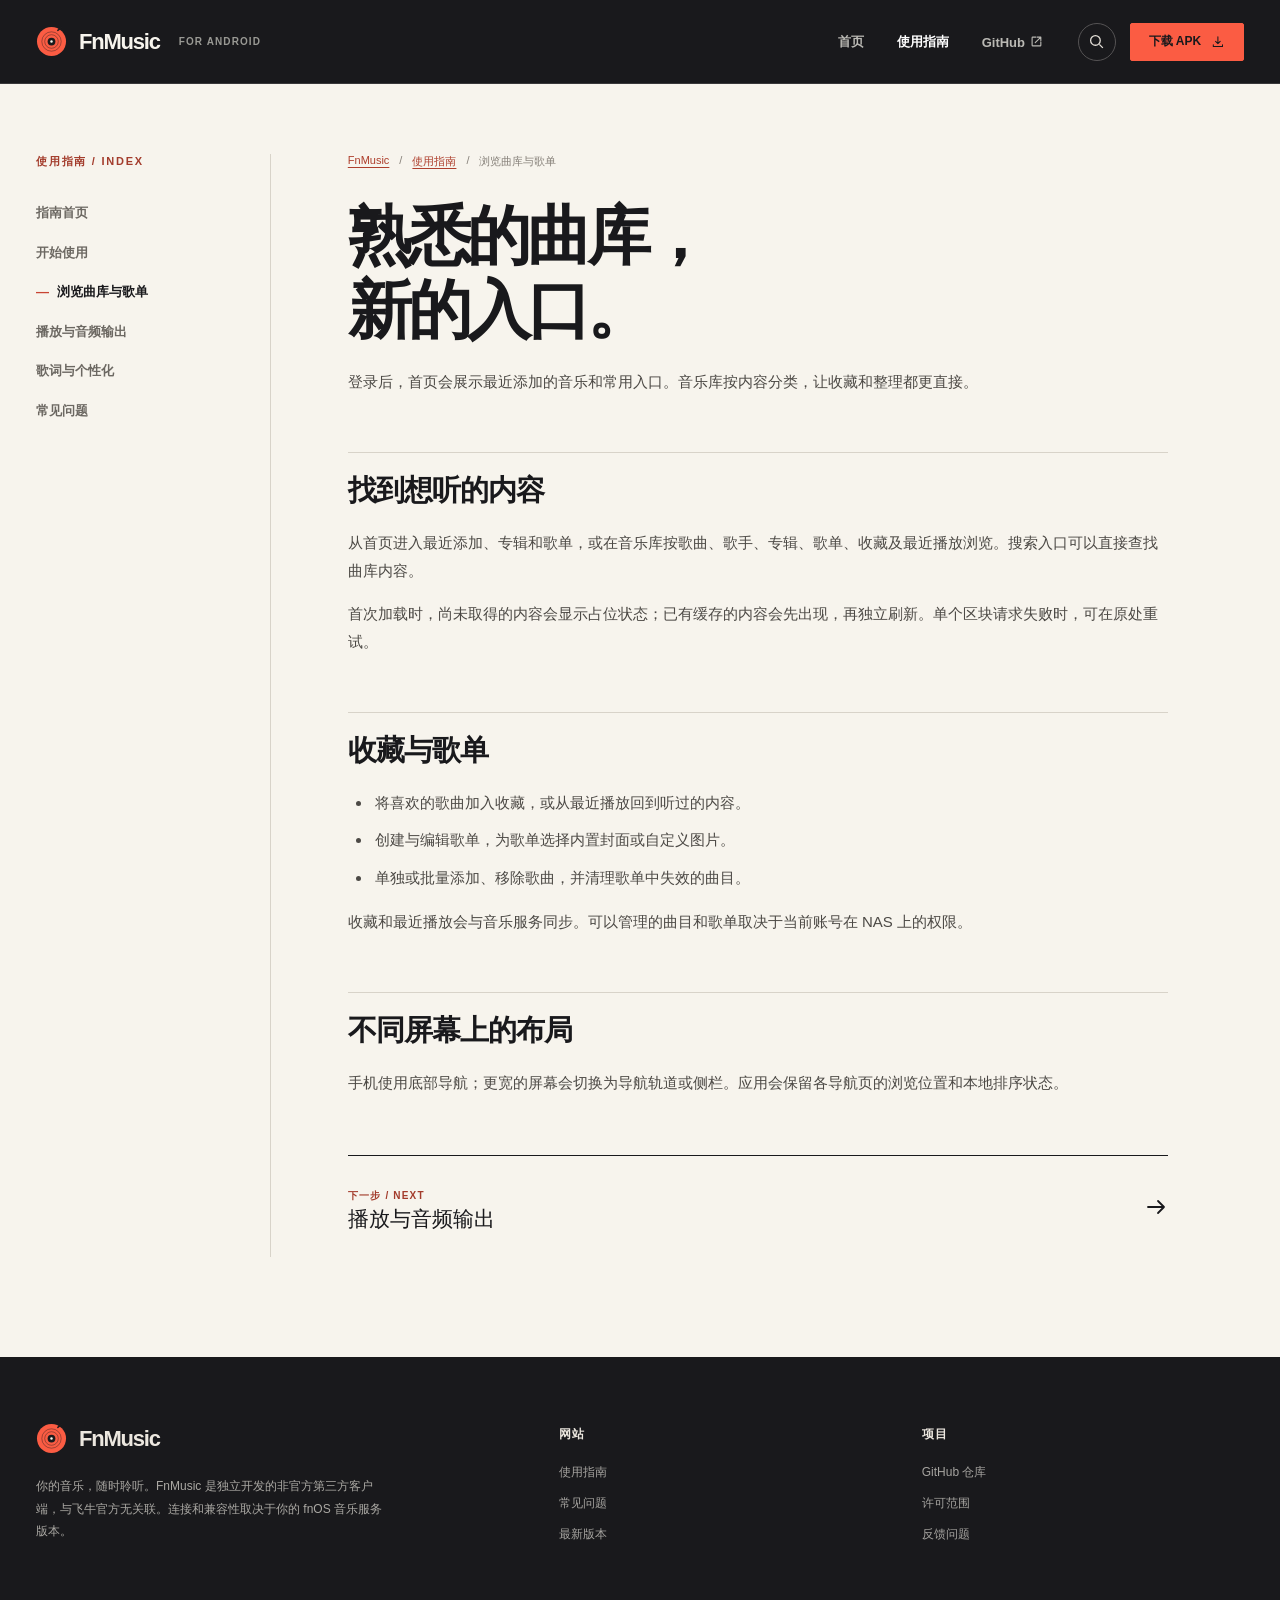
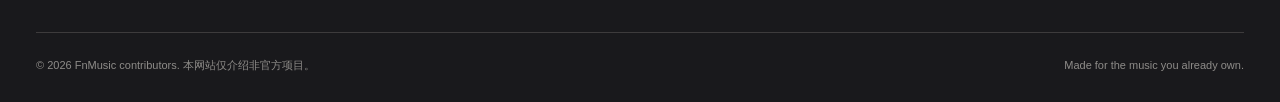
<file: guide/library.html>
<!doctype html>
<html lang="zh-CN">
<head>
  <meta charset="utf-8">
  <meta name="viewport" content="width=device-width, initial-scale=1">
  <meta name="theme-color" content="#19191c">
  <meta name="description" content="在 FnMusic 中浏览歌曲、歌手、专辑和歌单，使用搜索、收藏与最近播放。">
  <link rel="canonical" href="https://seasonyuu.github.io/FnMusic/guide/library.html">
  <link rel="icon" href="../assets/brand-mark.svg" type="image/svg+xml">
  <link rel="stylesheet" href="../assets/site.css">
  <title>浏览曲库与歌单 · FnMusic 使用指南</title>
</head>
<body class="docs-page" data-root="../">
  <a class="skip-link" href="#main">跳到主要内容</a>
  <header class="site-header"><div class="container site-header-inner">
    <a class="brand" href="../" aria-label="FnMusic 首页"><img src="../assets/brand-mark.svg" alt=""><span>FnMusic</span><small>for Android</small></a>
    <nav class="header-nav" aria-label="主导航"><a href="../">首页</a><a href="./" aria-current="page">使用指南</a><a class="nav-github" href="https://github.com/seasonyuu/FnMusic" target="_blank" rel="noopener noreferrer">GitHub <svg class="icon" aria-hidden="true"><use href="../assets/icons.svg#external"></use></svg></a></nav>
    <div class="header-actions"><button class="search-trigger" type="button" aria-label="搜索使用指南" aria-expanded="false" data-search-open><svg viewBox="0 0 24 24" fill="none" stroke="currentColor" stroke-width="1.8" aria-hidden="true"><circle cx="10.5" cy="10.5" r="6.8"/><path d="m16 16 5 5"/></svg></button><a class="header-download" href="https://github.com/seasonyuu/FnMusic/releases/latest">下载 APK <svg class="icon" aria-hidden="true"><use href="../assets/icons.svg#download"></use></svg></a></div>
  </div></header>
  <main id="main" class="container docs-shell">
    <aside class="docs-sidebar" aria-label="指南目录"><div class="docs-sidebar-inner"><h2>使用指南 / INDEX</h2><nav aria-label="指南页面">
      <a href="index.html">指南首页</a>
      <a href="install.html">开始使用</a>
      <a href="library.html" aria-current="page">浏览曲库与歌单</a>
      <a href="playback.html">播放与音频输出</a>
      <a href="lyrics.html">歌词与个性化</a>
      <a href="faq.html">常见问题</a>
    </nav></div></aside>
    <article class="docs-content"><div class="breadcrumbs"><a href="../">FnMusic</a><span>/</span><a href="./">使用指南</a><span>/</span><span>浏览曲库与歌单</span></div>
      <h1>熟悉的曲库，<br>新的入口。</h1>
<p class="docs-lead">登录后，首页会展示最近添加的音乐和常用入口。音乐库按内容分类，让收藏和整理都更直接。</p>
<h2>找到想听的内容</h2>
<p>从首页进入最近添加、专辑和歌单，或在音乐库按歌曲、歌手、专辑、歌单、收藏及最近播放浏览。搜索入口可以直接查找曲库内容。</p>
<p>首次加载时，尚未取得的内容会显示占位状态；已有缓存的内容会先出现，再独立刷新。单个区块请求失败时，可在原处重试。</p>
<h2>收藏与歌单</h2>
<ul>
  <li>将喜欢的歌曲加入收藏，或从最近播放回到听过的内容。</li>
  <li>创建与编辑歌单，为歌单选择内置封面或自定义图片。</li>
  <li>单独或批量添加、移除歌曲，并清理歌单中失效的曲目。</li>
</ul>
<p>收藏和最近播放会与音乐服务同步。可以管理的曲目和歌单取决于当前账号在 NAS 上的权限。</p>
<h2>不同屏幕上的布局</h2>
<p>手机使用底部导航；更宽的屏幕会切换为导航轨道或侧栏。应用会保留各导航页的浏览位置和本地排序状态。</p>
<a class="page-next" href="playback.html"><span><small>下一步 / NEXT</small><br>播放与音频输出</span><svg class="icon" aria-hidden="true"><use href="../assets/icons.svg#arrow-right"></use></svg></a>
    </article>
  </main>
  <footer class="site-footer"><div class="container"><div class="footer-main"><div><a class="brand" href="../"><img src="../assets/brand-mark.svg" alt=""><span>FnMusic</span></a><p>你的音乐，随时聆听。FnMusic 是独立开发的非官方第三方客户端，与飞牛官方无关联。连接和兼容性取决于你的 fnOS 音乐服务版本。</p></div><div class="footer-column"><strong>网站</strong><a href="./">使用指南</a><a href="faq.html">常见问题</a><a href="https://github.com/seasonyuu/FnMusic/releases/latest">最新版本</a></div><div class="footer-column"><strong>项目</strong><a href="https://github.com/seasonyuu/FnMusic">GitHub 仓库</a><a href="https://github.com/seasonyuu/FnMusic/blob/main/LICENSE-SCOPE.md">许可范围</a><a href="https://github.com/seasonyuu/FnMusic/issues">反馈问题</a></div></div><div class="footer-bottom"><span>© 2026 FnMusic contributors. 本网站仅介绍非官方项目。</span><span>Made for the music you already own.</span></div></div></footer>
  <div class="search-overlay" data-search hidden><div class="search-panel" role="dialog" aria-modal="true" aria-label="搜索使用指南"><div class="search-head"><svg viewBox="0 0 24 24" fill="none" stroke="currentColor" stroke-width="1.8" aria-hidden="true"><circle cx="10.5" cy="10.5" r="6.8"/><path d="m16 16 5 5"/></svg><input type="search" placeholder="搜索连接、AirPlay、歌词…" aria-label="搜索关键词" data-search-input><button type="button" data-search-close>关闭 Esc</button></div><div class="search-results"><p data-search-count>输入关键词搜索使用指南</p><div data-search-results></div></div></div></div>
  <script src="../assets/site.js" defer></script>
</body>
</html>
</file>
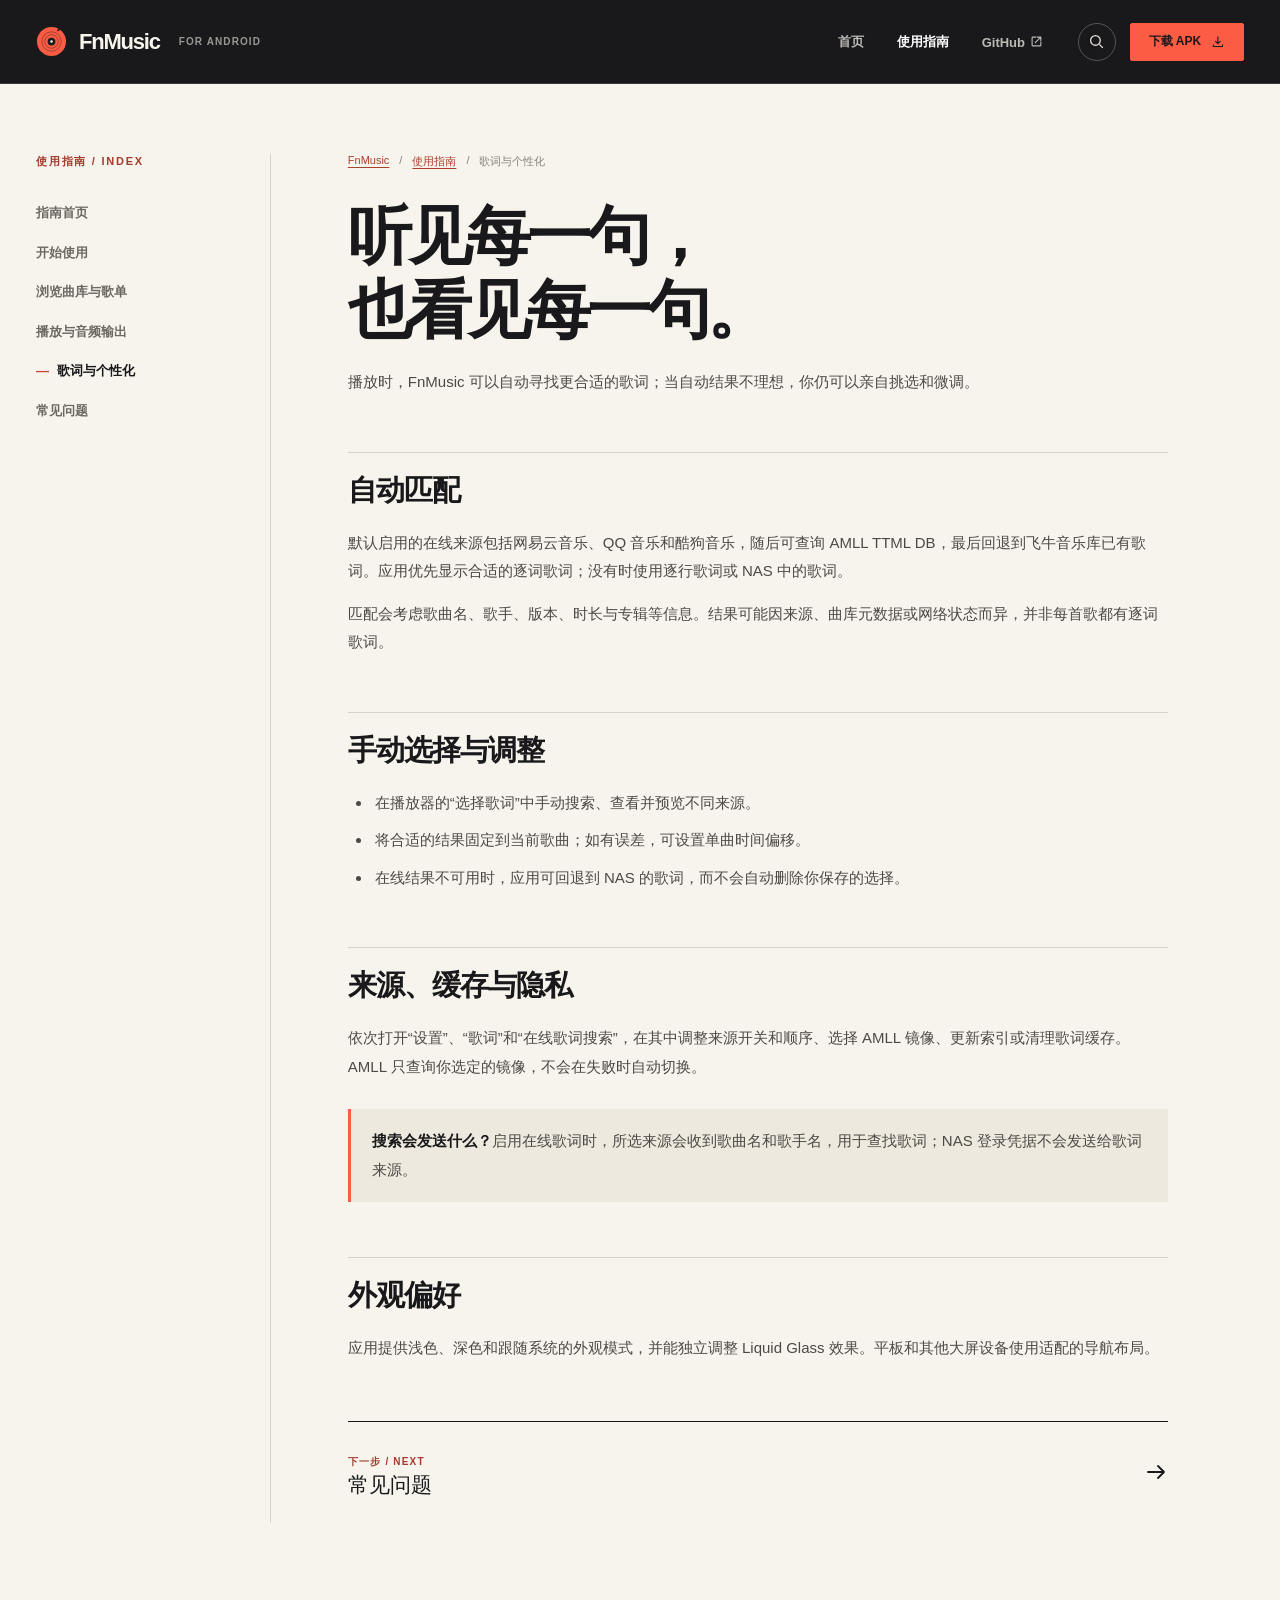
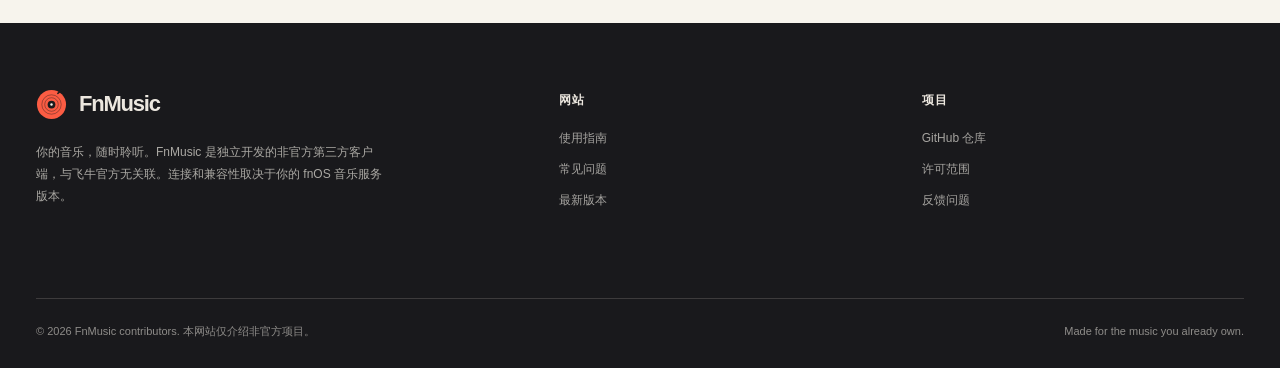
<file: guide/lyrics.html>
<!doctype html>
<html lang="zh-CN">
<head>
  <meta charset="utf-8">
  <meta name="viewport" content="width=device-width, initial-scale=1">
  <meta name="theme-color" content="#19191c">
  <meta name="description" content="FnMusic 的在线歌词匹配、手动选择、时间偏移和外观设置。">
  <link rel="canonical" href="https://seasonyuu.github.io/FnMusic/guide/lyrics.html">
  <link rel="icon" href="../assets/brand-mark.svg" type="image/svg+xml">
  <link rel="stylesheet" href="../assets/site.css">
  <title>歌词与个性化 · FnMusic 使用指南</title>
</head>
<body class="docs-page" data-root="../">
  <a class="skip-link" href="#main">跳到主要内容</a>
  <header class="site-header"><div class="container site-header-inner">
    <a class="brand" href="../" aria-label="FnMusic 首页"><img src="../assets/brand-mark.svg" alt=""><span>FnMusic</span><small>for Android</small></a>
    <nav class="header-nav" aria-label="主导航"><a href="../">首页</a><a href="./" aria-current="page">使用指南</a><a class="nav-github" href="https://github.com/seasonyuu/FnMusic" target="_blank" rel="noopener noreferrer">GitHub <svg class="icon" aria-hidden="true"><use href="../assets/icons.svg#external"></use></svg></a></nav>
    <div class="header-actions"><button class="search-trigger" type="button" aria-label="搜索使用指南" aria-expanded="false" data-search-open><svg viewBox="0 0 24 24" fill="none" stroke="currentColor" stroke-width="1.8" aria-hidden="true"><circle cx="10.5" cy="10.5" r="6.8"/><path d="m16 16 5 5"/></svg></button><a class="header-download" href="https://github.com/seasonyuu/FnMusic/releases/latest">下载 APK <svg class="icon" aria-hidden="true"><use href="../assets/icons.svg#download"></use></svg></a></div>
  </div></header>
  <main id="main" class="container docs-shell">
    <aside class="docs-sidebar" aria-label="指南目录"><div class="docs-sidebar-inner"><h2>使用指南 / INDEX</h2><nav aria-label="指南页面">
      <a href="index.html">指南首页</a>
      <a href="install.html">开始使用</a>
      <a href="library.html">浏览曲库与歌单</a>
      <a href="playback.html">播放与音频输出</a>
      <a href="lyrics.html" aria-current="page">歌词与个性化</a>
      <a href="faq.html">常见问题</a>
    </nav></div></aside>
    <article class="docs-content"><div class="breadcrumbs"><a href="../">FnMusic</a><span>/</span><a href="./">使用指南</a><span>/</span><span>歌词与个性化</span></div>
      <h1>听见每一句，<br>也看见每一句。</h1>
<p class="docs-lead">播放时，FnMusic 可以自动寻找更合适的歌词；当自动结果不理想，你仍可以亲自挑选和微调。</p>
<h2>自动匹配</h2>
<p>默认启用的在线来源包括网易云音乐、QQ 音乐和酷狗音乐，随后可查询 AMLL TTML DB，最后回退到飞牛音乐库已有歌词。应用优先显示合适的逐词歌词；没有时使用逐行歌词或 NAS 中的歌词。</p>
<p>匹配会考虑歌曲名、歌手、版本、时长与专辑等信息。结果可能因来源、曲库元数据或网络状态而异，并非每首歌都有逐词歌词。</p>
<h2>手动选择与调整</h2>
<ul>
  <li>在播放器的“选择歌词”中手动搜索、查看并预览不同来源。</li>
  <li>将合适的结果固定到当前歌曲；如有误差，可设置单曲时间偏移。</li>
  <li>在线结果不可用时，应用可回退到 NAS 的歌词，而不会自动删除你保存的选择。</li>
</ul>
<h2>来源、缓存与隐私</h2>
<p>依次打开“设置”、“歌词”和“在线歌词搜索”，在其中调整来源开关和顺序、选择 AMLL 镜像、更新索引或清理歌词缓存。AMLL 只查询你选定的镜像，不会在失败时自动切换。</p>
<div class="notice"><p><strong>搜索会发送什么？</strong>启用在线歌词时，所选来源会收到歌曲名和歌手名，用于查找歌词；NAS 登录凭据不会发送给歌词来源。</p></div>
<h2>外观偏好</h2>
<p>应用提供浅色、深色和跟随系统的外观模式，并能独立调整 Liquid Glass 效果。平板和其他大屏设备使用适配的导航布局。</p>
<a class="page-next" href="faq.html"><span><small>下一步 / NEXT</small><br>常见问题</span><svg class="icon" aria-hidden="true"><use href="../assets/icons.svg#arrow-right"></use></svg></a>
    </article>
  </main>
  <footer class="site-footer"><div class="container"><div class="footer-main"><div><a class="brand" href="../"><img src="../assets/brand-mark.svg" alt=""><span>FnMusic</span></a><p>你的音乐，随时聆听。FnMusic 是独立开发的非官方第三方客户端，与飞牛官方无关联。连接和兼容性取决于你的 fnOS 音乐服务版本。</p></div><div class="footer-column"><strong>网站</strong><a href="./">使用指南</a><a href="faq.html">常见问题</a><a href="https://github.com/seasonyuu/FnMusic/releases/latest">最新版本</a></div><div class="footer-column"><strong>项目</strong><a href="https://github.com/seasonyuu/FnMusic">GitHub 仓库</a><a href="https://github.com/seasonyuu/FnMusic/blob/main/LICENSE-SCOPE.md">许可范围</a><a href="https://github.com/seasonyuu/FnMusic/issues">反馈问题</a></div></div><div class="footer-bottom"><span>© 2026 FnMusic contributors. 本网站仅介绍非官方项目。</span><span>Made for the music you already own.</span></div></div></footer>
  <div class="search-overlay" data-search hidden><div class="search-panel" role="dialog" aria-modal="true" aria-label="搜索使用指南"><div class="search-head"><svg viewBox="0 0 24 24" fill="none" stroke="currentColor" stroke-width="1.8" aria-hidden="true"><circle cx="10.5" cy="10.5" r="6.8"/><path d="m16 16 5 5"/></svg><input type="search" placeholder="搜索连接、AirPlay、歌词…" aria-label="搜索关键词" data-search-input><button type="button" data-search-close>关闭 Esc</button></div><div class="search-results"><p data-search-count>输入关键词搜索使用指南</p><div data-search-results></div></div></div></div>
  <script src="../assets/site.js" defer></script>
</body>
</html>
</file>
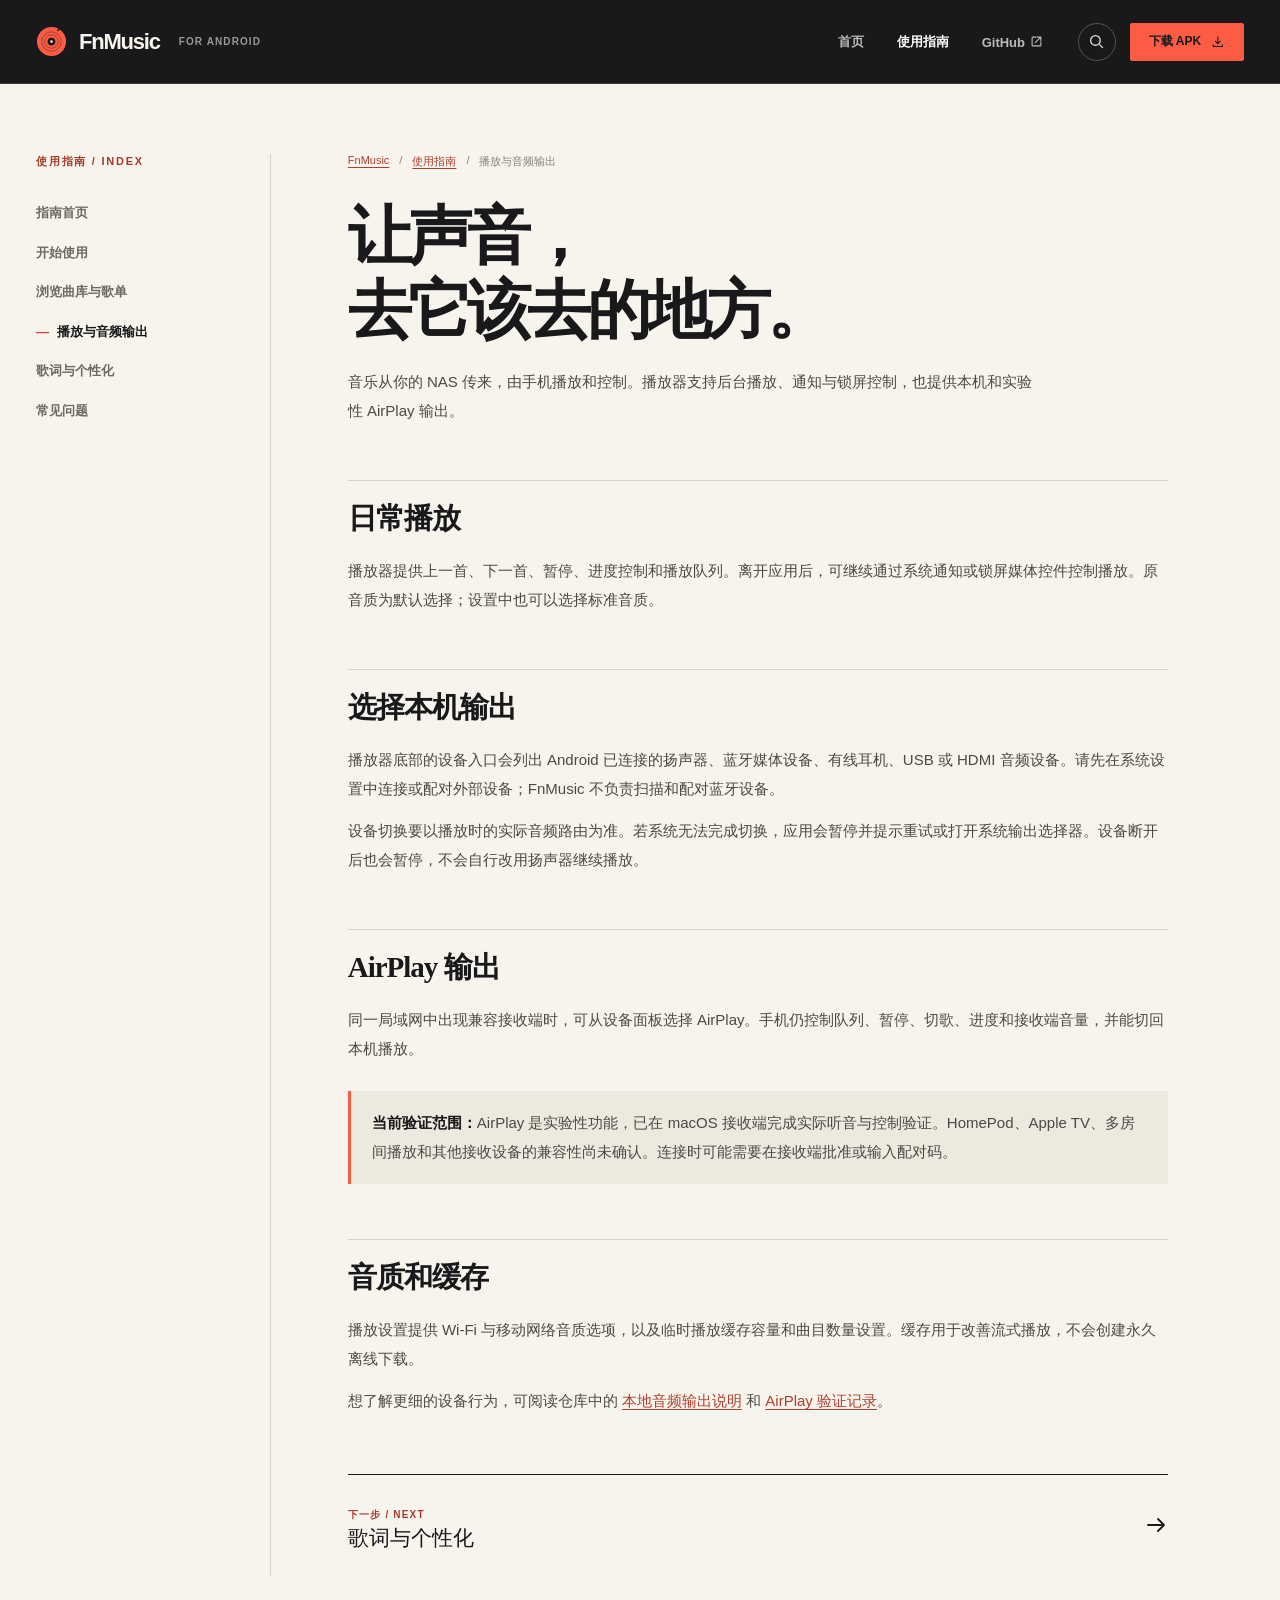
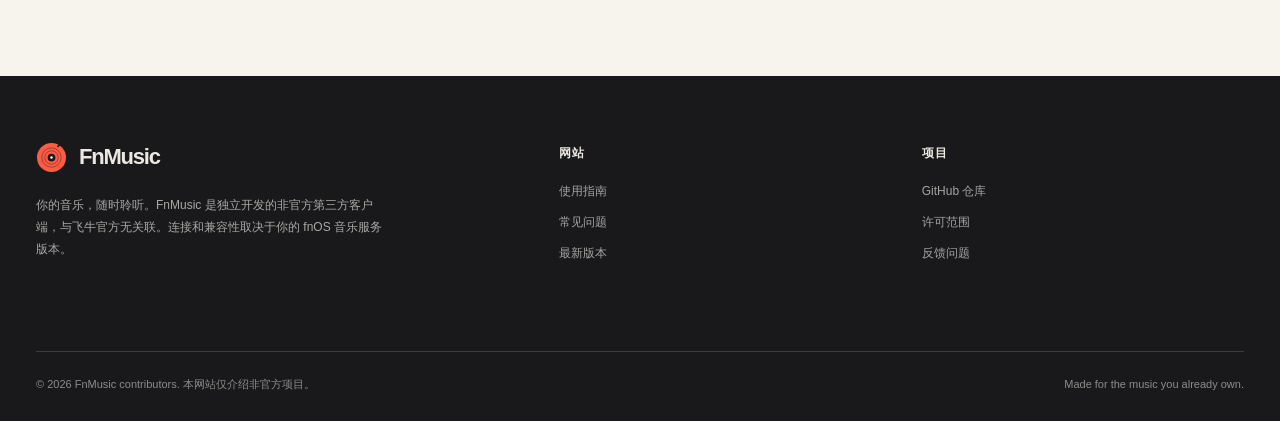
<file: guide/playback.html>
<!doctype html>
<html lang="zh-CN">
<head>
  <meta charset="utf-8">
  <meta name="viewport" content="width=device-width, initial-scale=1">
  <meta name="theme-color" content="#19191c">
  <meta name="description" content="了解 FnMusic 的后台播放、本机设备切换、AirPlay 输出与缓存设置。">
  <link rel="canonical" href="https://seasonyuu.github.io/FnMusic/guide/playback.html">
  <link rel="icon" href="../assets/brand-mark.svg" type="image/svg+xml">
  <link rel="stylesheet" href="../assets/site.css">
  <title>播放与音频输出 · FnMusic 使用指南</title>
</head>
<body class="docs-page" data-root="../">
  <a class="skip-link" href="#main">跳到主要内容</a>
  <header class="site-header"><div class="container site-header-inner">
    <a class="brand" href="../" aria-label="FnMusic 首页"><img src="../assets/brand-mark.svg" alt=""><span>FnMusic</span><small>for Android</small></a>
    <nav class="header-nav" aria-label="主导航"><a href="../">首页</a><a href="./" aria-current="page">使用指南</a><a class="nav-github" href="https://github.com/seasonyuu/FnMusic" target="_blank" rel="noopener noreferrer">GitHub <svg class="icon" aria-hidden="true"><use href="../assets/icons.svg#external"></use></svg></a></nav>
    <div class="header-actions"><button class="search-trigger" type="button" aria-label="搜索使用指南" aria-expanded="false" data-search-open><svg viewBox="0 0 24 24" fill="none" stroke="currentColor" stroke-width="1.8" aria-hidden="true"><circle cx="10.5" cy="10.5" r="6.8"/><path d="m16 16 5 5"/></svg></button><a class="header-download" href="https://github.com/seasonyuu/FnMusic/releases/latest">下载 APK <svg class="icon" aria-hidden="true"><use href="../assets/icons.svg#download"></use></svg></a></div>
  </div></header>
  <main id="main" class="container docs-shell">
    <aside class="docs-sidebar" aria-label="指南目录"><div class="docs-sidebar-inner"><h2>使用指南 / INDEX</h2><nav aria-label="指南页面">
      <a href="index.html">指南首页</a>
      <a href="install.html">开始使用</a>
      <a href="library.html">浏览曲库与歌单</a>
      <a href="playback.html" aria-current="page">播放与音频输出</a>
      <a href="lyrics.html">歌词与个性化</a>
      <a href="faq.html">常见问题</a>
    </nav></div></aside>
    <article class="docs-content"><div class="breadcrumbs"><a href="../">FnMusic</a><span>/</span><a href="./">使用指南</a><span>/</span><span>播放与音频输出</span></div>
      <h1>让声音，<br>去它该去的地方。</h1>
<p class="docs-lead">音乐从你的 NAS 传来，由手机播放和控制。播放器支持后台播放、通知与锁屏控制，也提供本机和实验性 AirPlay 输出。</p>
<h2>日常播放</h2>
<p>播放器提供上一首、下一首、暂停、进度控制和播放队列。离开应用后，可继续通过系统通知或锁屏媒体控件控制播放。原音质为默认选择；设置中也可以选择标准音质。</p>
<h2>选择本机输出</h2>
<p>播放器底部的设备入口会列出 Android 已连接的扬声器、蓝牙媒体设备、有线耳机、USB 或 HDMI 音频设备。请先在系统设置中连接或配对外部设备；FnMusic 不负责扫描和配对蓝牙设备。</p>
<p>设备切换要以播放时的实际音频路由为准。若系统无法完成切换，应用会暂停并提示重试或打开系统输出选择器。设备断开后也会暂停，不会自行改用扬声器继续播放。</p>
<h2>AirPlay 输出</h2>
<p>同一局域网中出现兼容接收端时，可从设备面板选择 AirPlay。手机仍控制队列、暂停、切歌、进度和接收端音量，并能切回本机播放。</p>
<div class="notice"><p><strong>当前验证范围：</strong>AirPlay 是实验性功能，已在 macOS 接收端完成实际听音与控制验证。HomePod、Apple TV、多房间播放和其他接收设备的兼容性尚未确认。连接时可能需要在接收端批准或输入配对码。</p></div>
<h2>音质和缓存</h2>
<p>播放设置提供 Wi-Fi 与移动网络音质选项，以及临时播放缓存容量和曲目数量设置。缓存用于改善流式播放，不会创建永久离线下载。</p>
<p>想了解更细的设备行为，可阅读仓库中的 <a href="https://github.com/seasonyuu/FnMusic/blob/main/docs/local-audio-output.md">本地音频输出说明</a> 和 <a href="https://github.com/seasonyuu/FnMusic/blob/main/docs/airplay.md">AirPlay 验证记录</a>。</p>
<a class="page-next" href="lyrics.html"><span><small>下一步 / NEXT</small><br>歌词与个性化</span><svg class="icon" aria-hidden="true"><use href="../assets/icons.svg#arrow-right"></use></svg></a>
    </article>
  </main>
  <footer class="site-footer"><div class="container"><div class="footer-main"><div><a class="brand" href="../"><img src="../assets/brand-mark.svg" alt=""><span>FnMusic</span></a><p>你的音乐，随时聆听。FnMusic 是独立开发的非官方第三方客户端，与飞牛官方无关联。连接和兼容性取决于你的 fnOS 音乐服务版本。</p></div><div class="footer-column"><strong>网站</strong><a href="./">使用指南</a><a href="faq.html">常见问题</a><a href="https://github.com/seasonyuu/FnMusic/releases/latest">最新版本</a></div><div class="footer-column"><strong>项目</strong><a href="https://github.com/seasonyuu/FnMusic">GitHub 仓库</a><a href="https://github.com/seasonyuu/FnMusic/blob/main/LICENSE-SCOPE.md">许可范围</a><a href="https://github.com/seasonyuu/FnMusic/issues">反馈问题</a></div></div><div class="footer-bottom"><span>© 2026 FnMusic contributors. 本网站仅介绍非官方项目。</span><span>Made for the music you already own.</span></div></div></footer>
  <div class="search-overlay" data-search hidden><div class="search-panel" role="dialog" aria-modal="true" aria-label="搜索使用指南"><div class="search-head"><svg viewBox="0 0 24 24" fill="none" stroke="currentColor" stroke-width="1.8" aria-hidden="true"><circle cx="10.5" cy="10.5" r="6.8"/><path d="m16 16 5 5"/></svg><input type="search" placeholder="搜索连接、AirPlay、歌词…" aria-label="搜索关键词" data-search-input><button type="button" data-search-close>关闭 Esc</button></div><div class="search-results"><p data-search-count>输入关键词搜索使用指南</p><div data-search-results></div></div></div></div>
  <script src="../assets/site.js" defer></script>
</body>
</html>
</file>
<file: assets/site.css>
:root {
  color-scheme: light;
  --ink: #19191c;
  --muted: #696966;
  --paper: #f7f4ed;
  --paper-2: #eeebe4;
  --line: #d8d3c9;
  --accent: #fb5c43;
  --serif: "Songti SC", "Noto Serif CJK SC", "Source Han Serif SC", Georgia, serif;
  --sans: "Avenir Next", "PingFang SC", "Noto Sans CJK SC", "Microsoft YaHei", sans-serif;
}

* { box-sizing: border-box; }
html { scroll-behavior: smooth; }
body { margin: 0; background: var(--paper); color: var(--ink); font-family: var(--sans); -webkit-font-smoothing: antialiased; }
body.search-visible { overflow: hidden; }
button, input { font: inherit; }
button { cursor: pointer; }
button, a { -webkit-tap-highlight-color: transparent; }
a { color: inherit; text-decoration: none; }
a:focus-visible, button:focus-visible, input:focus-visible { outline: 3px solid var(--accent); outline-offset: 4px; }
img { max-width: 100%; display: block; }
.icon { display: inline-block; width: 1.15em; height: 1.15em; flex: none; vertical-align: -.16em; fill: none; stroke: currentColor; stroke-width: 1.8; stroke-linecap: round; stroke-linejoin: round; }
[hidden] { display: none !important; }
::selection { color: var(--ink); background: #ffb2a4; }

.skip-link { position: absolute; z-index: 100; top: -60px; left: 12px; padding: 10px 16px; background: var(--accent); color: var(--ink); }
.skip-link:focus { top: 12px; }
.container { width: min(100% - 72px, 1260px); margin: 0 auto; }
.eyebrow { display: inline-flex; align-items: center; gap: 10px; font-size: 11px; font-weight: 800; letter-spacing: .2em; text-transform: uppercase; }
.eyebrow::before { content: ""; width: 19px; height: 1px; background: currentColor; }
.eyebrow-accent { color: var(--accent); }
.text-link { display: inline-flex; align-items: center; gap: 9px; font-weight: 750; border-bottom: 1px solid currentColor; padding-bottom: 5px; }
.text-link:hover { color: #d9442f; }

.site-header { position: relative; z-index: 10; color: #f7f4ed; background: var(--ink); border-bottom: 1px solid #39383a; }
.site-header-inner { min-height: 83px; display: flex; align-items: center; gap: 34px; }
.brand { display: inline-flex; align-items: center; gap: 12px; font-weight: 800; letter-spacing: -.055em; font-size: 22px; white-space: nowrap; }
.brand img { width: 31px; height: 31px; }
.brand small { align-self: center; margin-left: 7px; font-size: 10px; font-weight: 650; letter-spacing: .11em; color: #999994; text-transform: uppercase; }
.header-nav { margin-left: auto; display: flex; align-items: center; gap: 33px; }
.header-nav a { color: #bab9b4; font-size: 13px; font-weight: 650; transition: color .18s ease; }
.header-nav a:hover, .header-nav a[aria-current="page"] { color: #fff; }
.header-actions { display: flex; gap: 14px; align-items: center; }
.search-trigger { display: inline-flex; align-items: center; justify-content: center; width: 38px; height: 38px; border: 1px solid #555354; border-radius: 50%; background: transparent; color: #e5e0d9; transition: border-color .18s, background .18s; }
.search-trigger:hover { border-color: var(--accent); background: #302422; }
.search-trigger svg { width: 17px; height: 17px; }
.header-download { display: inline-flex; gap: 10px; align-items: center; justify-content: center; min-height: 38px; padding: 0 18px; border: 1px solid var(--accent); border-radius: 2px; background: var(--accent); color: var(--ink); font-size: 12px; font-weight: 800; transition: transform .18s, background .18s; }
.header-download:hover, .button-primary:hover { transform: translateY(-2px); background: #ff755e; }

.hero { overflow: hidden; background: var(--ink); color: var(--paper); }
.hero-inner { position: relative; display: grid; grid-template-columns: minmax(0, .95fr) minmax(0, 1.05fr); min-height: 727px; align-items: center; gap: 32px; padding: 78px 0 82px; }
.hero-copy { position: relative; z-index: 2; padding-bottom: 37px; }
.hero-label { color: #a8a7a2; }
.hero h1 { margin: 29px 0 27px; font-family: var(--serif); font-size: clamp(56px, 5vw, 72px); line-height: 1.16; font-weight: 700; letter-spacing: -.075em; }
.hero h1 em { color: var(--accent); font-style: normal; }
.hero-description { max-width: 485px; margin: 0; color: #c5c2bb; font-size: clamp(16px, 1.45vw, 19px); line-height: 1.9; }
.hero-actions { display: flex; flex-wrap: wrap; gap: 17px; align-items: center; margin-top: 39px; }
.button-primary, .button-outline { min-height: 53px; display: inline-flex; align-items: center; justify-content: center; gap: 13px; padding: 0 22px; font-size: 13px; font-weight: 800; transition: transform .18s, background .18s, color .18s; }
.button-primary { background: var(--accent); color: var(--ink); border: 1px solid var(--accent); }
.button-outline { border: 1px solid #66635f; color: #e7e2da; }
.button-outline:hover { border-color: var(--paper); background: #343337; transform: translateY(-2px); }
.hero-notes { display: flex; flex-wrap: wrap; gap: 9px 21px; margin-top: 31px; color: #999893; font-size: 11px; letter-spacing: .05em; }
.hero-notes span + span::before { content: "•"; margin-right: 21px; color: var(--accent); }
.hero-stage { position: relative; min-height: 580px; display: grid; place-items: center; }
.record { position: absolute; width: min(730px, 112%); aspect-ratio: 1; border: 1px solid #55504c; border-radius: 50%; background: repeating-radial-gradient(circle at center, transparent 0 9px, #373639 10px 11px, transparent 12px 17px), radial-gradient(circle, #323034 0 11%, #242326 11% 47%, #1b1b1d 48%); opacity: .82; transform: translate(16%, -2%); }
.record::before { content: ""; position: absolute; inset: 45%; border-radius: 50%; background: var(--accent); }
.record::after { content: ""; position: absolute; inset: 49.3%; border-radius: 50%; background: #1c1b1d; }
.hero-slab { position: absolute; z-index: 1; width: 220px; height: 390px; right: -4%; bottom: 5%; background: var(--accent); transform: rotate(8deg); }
.phone { position: absolute; z-index: 2; padding: 7px; background: #101012; border: 1px solid #656167; border-radius: 25px; box-shadow: 0 24px 60px #0009; }
.phone img { display: block; width: 100%; height: auto; border-radius: 19px; }
.phone-main { width: 275px; left: 27%; top: 5%; transform: rotate(8deg); }
.phone-secondary { width: 211px; left: 1%; bottom: 0; transform: rotate(-11deg); filter: brightness(.9); }
.hero-sticker { position: absolute; z-index: 4; right: 0; top: 7%; display: grid; place-content: center; width: 95px; height: 95px; border: 1px solid #e7dfd3; border-radius: 50%; color: #efeae1; text-align: center; font-size: 11px; font-weight: 750; line-height: 1.45; letter-spacing: .06em; transform: rotate(13deg); }
.hero-sticker .icon { width: 18px; height: 18px; margin: 4px auto 0; }
.hero-bottom { display: flex; justify-content: space-between; padding: 22px 0; border-top: 1px solid #3d3b3c; color: #999893; font-size: 10px; letter-spacing: .16em; text-transform: uppercase; }

.intro { padding: 114px 0 98px; }
.section-heading { display: grid; grid-template-columns: 1fr 1fr; gap: 30px; align-items: end; margin-bottom: 49px; }
.section-heading h2 { max-width: 620px; margin: 17px 0 0; font-family: var(--serif); font-size: clamp(37px, 4.2vw, 61px); line-height: 1.24; letter-spacing: -.065em; }
.section-heading p { max-width: 450px; margin: 0 0 5px auto; color: var(--muted); font-size: 15px; line-height: 1.9; }
.feature-grid { display: grid; grid-template-columns: repeat(3, 1fr); border-top: 1px solid var(--ink); border-bottom: 1px solid var(--ink); }
.feature { min-height: 340px; display: flex; flex-direction: column; padding: 30px 30px 34px 0; }
.feature + .feature { border-left: 1px solid var(--line); padding-left: 30px; }
.feature-num { color: #c84433; font-size: 12px; font-weight: 800; letter-spacing: .12em; }
.feature-icon { height: 97px; display: flex; align-items: flex-end; color: var(--accent); }
.feature-icon .icon { width: 60px; height: 60px; stroke-width: 1.4; }
.feature h3 { margin: auto 0 11px; font-family: var(--serif); font-size: 25px; letter-spacing: -.03em; }
.feature p { min-height: 75px; margin: 0; color: var(--muted); font-size: 13px; line-height: 1.85; }
.feature a { align-self: flex-start; margin-top: 20px; font-size: 12px; font-weight: 750; border-bottom: 1px solid var(--ink); padding-bottom: 3px; }
.feature a:hover { color: #c84433; border-color: #c84433; }

.showcase { padding: 108px 0 116px; background: var(--paper-2); }
.showcase .section-heading { margin-bottom: 62px; }
.screen-gallery { display: grid; grid-template-columns: repeat(3, minmax(0, 1fr)); gap: 32px; align-items: start; }
.screen-item:nth-child(2) { padding-top: 65px; }
.screen-item:nth-child(3) { padding-top: 130px; }
.screen-frame { overflow: hidden; padding: 9px; border: 1px solid #3a3838; border-radius: 22px; background: #151517; box-shadow: 0 21px 37px #27211d24; }
.screen-frame img { width: 100%; height: auto; border-radius: 14px; }
.screen-caption { display: flex; gap: 15px; align-items: baseline; padding: 20px 1px 0; }
.screen-caption span { color: #cd4a36; font-size: 12px; font-weight: 800; }
.screen-caption strong { font-family: var(--serif); font-size: 20px; }
.screen-caption p { margin: 0 0 0 auto; color: var(--muted); font-size: 12px; }
.gallery-hint { display: none; }

.guide-promo { background: var(--accent); padding: 88px 0; }
.guide-promo-inner { display: grid; grid-template-columns: 1fr auto; align-items: end; gap: 50px; }
.guide-promo h2 { max-width: 790px; margin: 19px 0 0; font-family: var(--serif); font-size: clamp(39px, 4.5vw, 65px); line-height: 1.25; letter-spacing: -.065em; }
.guide-promo p { max-width: 575px; margin: 18px 0 0; font-size: 14px; line-height: 1.8; }
.guide-promo a { display: inline-flex; align-items: center; gap: 12px; border: 1px solid var(--ink); padding: 17px 25px; white-space: nowrap; font-size: 13px; font-weight: 800; transition: background .2s, color .2s; }
.guide-promo a:hover { background: var(--ink); color: var(--paper); }

.site-footer { background: var(--ink); color: #ece7df; padding: 66px 0 27px; }
.footer-main { display: grid; grid-template-columns: 1.5fr 1fr 1fr; gap: 40px; padding-bottom: 75px; }
.footer-main .brand { margin-bottom: 21px; }
.footer-main p { max-width: 350px; margin: 0; color: #aaa8a3; font-size: 12px; line-height: 1.85; }
.footer-column strong { display: block; margin: 3px 0 21px; font-size: 12px; letter-spacing: .08em; }
.footer-column a { display: block; margin: 0 0 14px; color: #a6a4a0; font-size: 12px; }
.footer-column a:hover { color: var(--accent); }
.footer-bottom { display: flex; justify-content: space-between; gap: 20px; padding-top: 23px; border-top: 1px solid #3d3b3c; color: #8e8c89; font-size: 11px; line-height: 1.7; }

.docs-shell { display: grid; grid-template-columns: 235px minmax(0, 1fr); gap: min(6vw, 88px); padding: 70px 0 100px; }
.docs-sidebar { border-right: 1px solid var(--line); padding-right: 26px; }
.docs-sidebar-inner { position: sticky; top: 25px; }
.docs-sidebar h2 { margin: 0 0 24px; color: #a33c2c; font-size: 11px; letter-spacing: .16em; }
.docs-sidebar a { display: block; padding: 10px 0; color: #6c6862; font-size: 13px; font-weight: 650; line-height: 1.5; }
.docs-sidebar a:hover, .docs-sidebar a[aria-current="page"] { color: var(--ink); }
.docs-sidebar a[aria-current="page"]::before { content: "—"; margin-right: 8px; color: #c84433; }
.docs-content { max-width: 820px; min-width: 0; }
.breadcrumbs { display: flex; gap: 10px; color: #868079; font-size: 11px; }
.breadcrumbs a:hover { color: #c84433; }
.docs-content h1 { max-width: 720px; margin: 31px 0 20px; font-family: var(--serif); font-size: clamp(40px, 5vw, 67px); line-height: 1.16; letter-spacing: -.065em; }
.docs-lead { max-width: 690px; margin: 0 0 45px; color: #65615d; font-size: 17px; line-height: 1.9; }
.docs-content h2 { margin: 55px 0 18px; padding-top: 18px; border-top: 1px solid var(--line); font-family: var(--serif); font-size: 29px; letter-spacing: -.035em; }
.docs-content h3 { margin: 35px 0 14px; font-size: 17px; }
.docs-content p, .docs-content li { color: #4c4945; font-size: 15px; line-height: 1.9; }
.docs-content p { margin: 14px 0; }
.docs-content ul, .docs-content ol { padding-left: 24px; }
.docs-content li { margin: 9px 0; padding-left: 3px; }
.docs-content a:not(.doc-card):not(.page-next) { color: #ae3f2d; text-decoration: underline; text-underline-offset: 3px; }
.docs-content a:hover { color: #e04f37 !important; }
.docs-content code { padding: 2px 5px; background: #e7e2d9; border-radius: 2px; font-size: .9em; }
.docs-content .notice { padding: 18px 21px; margin: 28px 0; border-left: 3px solid var(--accent); background: #eee9df; color: #4c4945; font-size: 14px; line-height: 1.8; }
.docs-content .notice strong { color: var(--ink); }
.docs-content .notice p { margin: 0; }
.docs-content .notice p + p { margin-top: 10px; }
.step-list { counter-reset: steps; list-style: none; padding-left: 0 !important; }
.step-list li { position: relative; min-height: 53px; padding: 4px 0 15px 54px; border-bottom: 1px solid var(--line); }
.step-list li::before { counter-increment: steps; content: counter(steps, decimal-leading-zero); position: absolute; top: 3px; left: 0; color: #c84433; font-size: 12px; font-weight: 850; }
.doc-grid { display: grid; grid-template-columns: repeat(2, minmax(0, 1fr)); gap: 14px; }
.doc-card { min-height: 161px; display: flex; flex-direction: column; gap: 10px; padding: 22px; border: 1px solid var(--line); background: #fcfaf5; transition: transform .2s, border-color .2s, box-shadow .2s; }
.doc-card:hover { transform: translateY(-3px); border-color: #bd6959; box-shadow: 0 12px 20px #31281c12; }
.doc-card span { color: #c84433; font-size: 11px; font-weight: 800; }
.doc-card strong { font-family: var(--serif); font-size: 20px; }
.doc-card p { margin: 0; color: var(--muted); font-size: 12px; line-height: 1.65; }
.page-next { display: flex; justify-content: space-between; gap: 20px; align-items: center; margin-top: 58px; padding: 24px 0; border-top: 1px solid var(--ink); font-family: var(--serif); font-size: 21px; }
.page-next small { color: #a33c2c; font-family: var(--sans); font-size: 10px; font-weight: 800; letter-spacing: .12em; }
.page-next .icon { width: 24px; height: 24px; }
.faq-list details { border-bottom: 1px solid var(--line); }
.faq-list summary { padding: 19px 34px 19px 0; font-size: 15px; font-weight: 750; cursor: pointer; list-style: none; position: relative; }
.faq-list summary::-webkit-details-marker { display: none; }
.faq-list summary .icon { position: absolute; right: 3px; top: 50%; width: 20px; height: 20px; color: #c84433; transform: translateY(-50%); }
.faq-list summary .faq-icon-open, .faq-list details[open] summary .faq-icon-closed { display: none; }
.faq-list details[open] summary .faq-icon-open { display: inline-block; }
.faq-list details p { margin: 0 0 21px; }

.search-overlay { position: fixed; z-index: 100; inset: 0; display: grid; justify-items: center; align-items: start; padding: 12vh 20px 20px; background: #171719bd; backdrop-filter: blur(8px); }
.search-panel { width: min(100%, 625px); max-height: min(72vh, 670px); overflow: auto; background: var(--paper); box-shadow: 0 25px 90px #0007; }
.search-head { display: flex; gap: 15px; align-items: center; padding: 19px 22px; border-bottom: 1px solid var(--line); }
.search-head svg { width: 20px; flex: none; }
.search-head input { min-width: 0; flex: 1; padding: 7px 0; border: 0; outline: none; background: transparent; font-size: 17px; }
.search-head button { padding: 5px 8px; border: 1px solid #b5afa5; background: transparent; color: #55514c; font-size: 11px; }
.search-results { padding: 11px 22px 22px; }
.search-results > p { color: var(--muted); font-size: 12px; }
.search-result { display: block; padding: 17px 0; border-top: 1px solid var(--line); }
.search-result strong { display: block; margin-bottom: 5px; font-family: var(--serif); font-size: 18px; }
.search-result span { color: var(--muted); font-size: 12px; }
.search-result:hover strong { color: #c84433; }

@media (max-width: 1000px) {
  .hero-inner { grid-template-columns: 1fr 1fr; min-height: 660px; }
  .hero h1 { font-size: clamp(54px, 7vw, 80px); }
  .phone-main { left: 25%; width: 245px; }
  .phone-secondary { width: 170px; }
  .hero-stage { min-height: 500px; }
  .screen-gallery { gap: 18px; }
  .screen-caption { flex-wrap: wrap; }
  .screen-caption p { flex-basis: 100%; margin-left: 27px; }
}

@media (max-width: 760px) {
  .container { width: min(100% - 36px, 620px); }
  .site-header-inner { min-height: 66px; gap: 12px; }
  .brand { font-size: 19px; gap: 7px; }
  .brand img { width: 27px; height: 27px; }
  .brand small, .header-nav .nav-github { display: none; }
  .header-nav { gap: 13px; }
  .header-nav a { font-size: 12px; }
  .header-actions { gap: 8px; }
  .search-trigger { width: 34px; height: 34px; }
  .header-download { padding: 0 11px; min-height: 34px; font-size: 11px; }
  .hero-inner { display: block; padding: 67px 0 0; }
  .hero-copy { padding-bottom: 0; }
  .hero h1 { margin-top: 23px; font-size: clamp(53px, 12.8vw, 80px); }
  .hero-description { font-size: 16px; }
  .hero-stage { margin-top: 28px; min-height: 490px; }
  .record { width: 580px; max-width: none; transform: translate(22%, 6%); }
  .phone-main { left: 36%; top: 5%; width: 214px; }
  .phone-secondary { left: 6%; bottom: 0; width: 160px; }
  .hero-slab { height: 285px; right: -2%; bottom: 5%; }
  .hero-sticker { right: 3%; top: 4%; width: 74px; height: 74px; font-size: 9px; }
  .hero-bottom { font-size: 9px; }
  .intro, .showcase { padding: 79px 0; }
  .section-heading { display: block; margin-bottom: 34px; }
  .section-heading p { max-width: 600px; margin: 19px 0 0; }
  .feature-grid { grid-template-columns: 1fr; }
  .feature { min-height: 220px; padding: 25px 0; }
  .feature + .feature { border-left: 0; border-top: 1px solid var(--line); padding-left: 0; }
  .feature-icon { height: 68px; }
  .feature-icon .icon { width: 44px; height: 44px; }
  .feature h3 { margin: 15px 0 7px; }
  .feature p { min-height: 0; }
  .screen-gallery { grid-template-columns: repeat(3, 215px); overflow-x: auto; padding: 0 4px 25px; scroll-snap-type: x mandatory; }
  .screen-item { scroll-snap-align: start; }
  .screen-item:nth-child(2), .screen-item:nth-child(3) { padding-top: 0; }
  .gallery-hint { display: block; margin: 2px 0 0; color: var(--muted); font-size: 11px; text-align: right; }
  .guide-promo { padding: 74px 0; }
  .guide-promo-inner { display: block; }
  .guide-promo a { margin-top: 25px; }
  .footer-main { grid-template-columns: 1fr 1fr; gap: 30px; padding-bottom: 45px; }
  .footer-main > div:first-child { grid-column: 1 / -1; }
  .footer-bottom { display: block; }
  .footer-bottom span { display: block; margin-bottom: 8px; }
  .docs-shell { display: block; padding: 42px 0 80px; }
  .docs-sidebar { border-right: 0; padding-right: 0; padding-bottom: 23px; margin-bottom: 40px; border-bottom: 1px solid var(--line); }
  .docs-sidebar-inner { position: static; }
  .docs-sidebar h2 { margin-bottom: 10px; }
  .docs-sidebar nav { display: flex; flex-wrap: wrap; gap: 3px 19px; }
  .docs-sidebar a { flex: none; }
  .docs-sidebar a[aria-current="page"]::before { display: none; }
  .docs-sidebar a[aria-current="page"] { border-bottom: 2px solid var(--accent); }
  .docs-content h1 { margin-top: 22px; }
}

@media (max-width: 460px) {
  .container { width: min(100% - 30px, 430px); }
  .header-nav a:first-child { display: none; }
  .hero-actions { gap: 10px; }
  .button-primary, .button-outline { min-height: 48px; padding: 0 16px; }
  .hero-stage { min-height: 410px; }
  .phone-main { width: 188px; left: 37%; }
  .phone-secondary { width: 132px; left: 1%; }
  .hero-slab { width: 140px; height: 235px; }
  .hero-sticker { right: 1%; }
  .doc-grid { grid-template-columns: 1fr; }
}

@media (prefers-reduced-motion: reduce) {
  html { scroll-behavior: auto; }
  *, *::before, *::after { transition-duration: .01ms !important; animation-duration: .01ms !important; }
}
</file>
